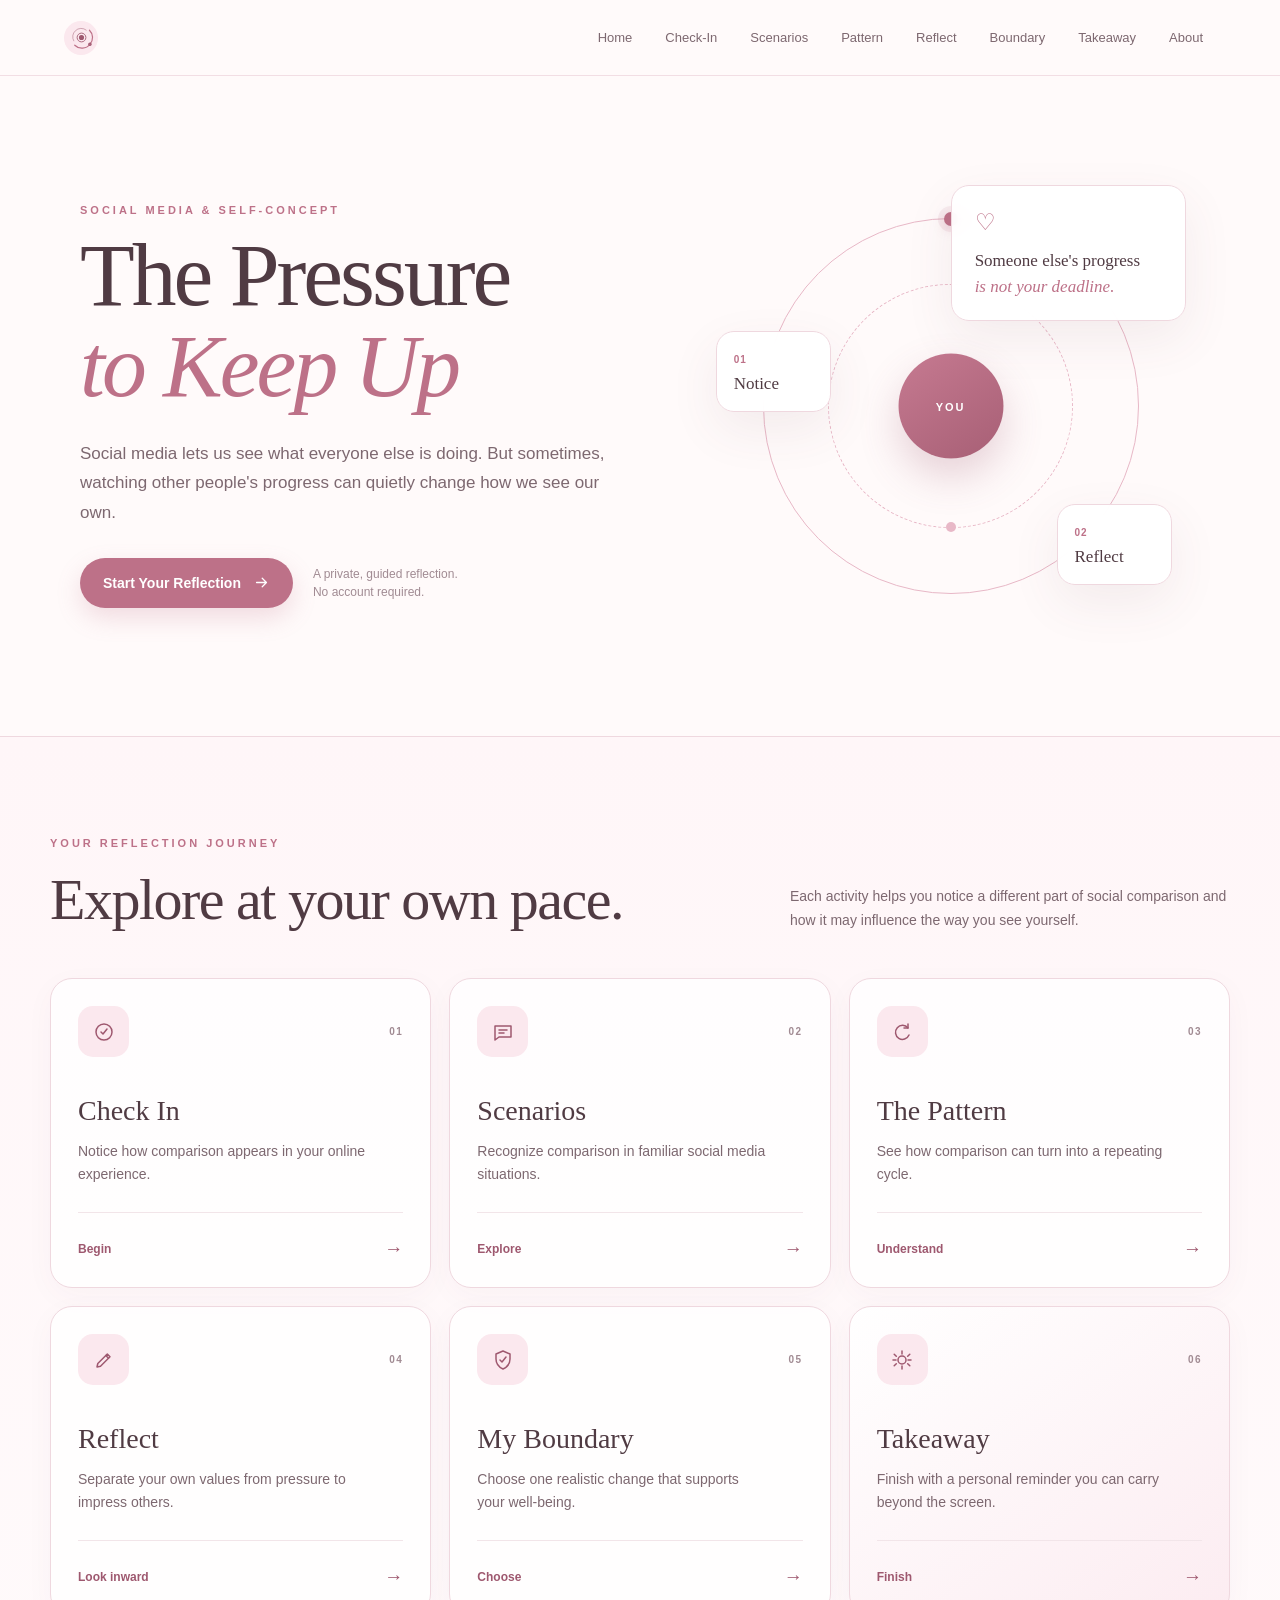
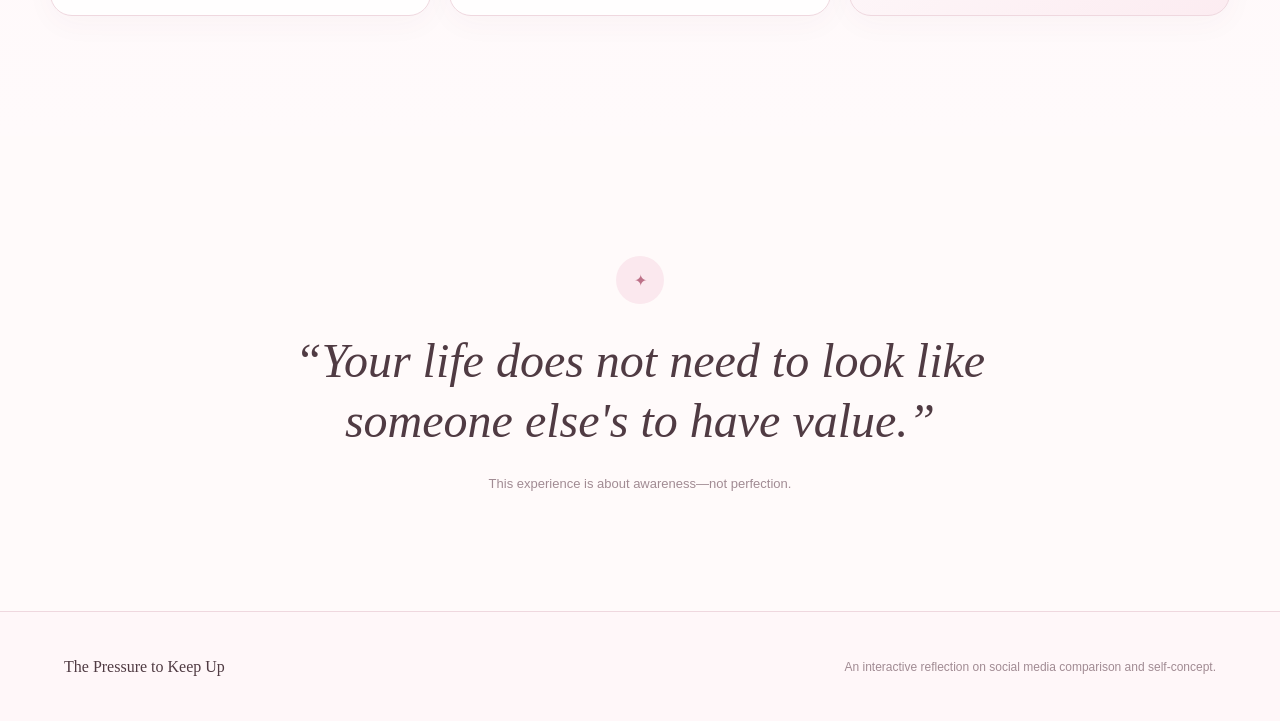
<file: index.html>
<!DOCTYPE html>
<html lang="en">
<head>
    <meta charset="UTF-8">
    <meta name="viewport" content="width=device-width, initial-scale=1.0">
    <meta name="description" content="An interactive self-reflection experience about social media comparison and self-concept.">
    <title>The Pressure to Keep Up</title>
    <link rel="stylesheet" href="style.css">
</head>
<body>

    <!-- Header -->
    <header class="app-header">

        <a href="index.html" class="brand" aria-label="The Pressure to Keep Up home">
            <span class="brand-icon brand-logo" aria-hidden="true">
                <svg viewBox="0 0 40 40">
                    <path class="logo-orbit logo-orbit-outer" d="M31.8 9.2 A15 15 0 0 1 32.5 30 A15 15 0 0 1 10 31.5"/>
                    <path class="logo-orbit logo-orbit-inner" d="M8.5 25 A12 12 0 0 1 11 10 A12 12 0 0 1 27 9"/>
                    <circle class="logo-self-ring" cx="20" cy="20" r="6.5"/>
                    <circle class="logo-self" cx="20" cy="20" r="3"/>
                    <circle class="logo-point" cx="32.5" cy="30" r="1.8"/>
                </svg>
            </span>
        </a>

        <nav class="desktop-nav" aria-label="Main navigation">
            <a href="index.html" class="nav-link">Home</a>
            <a href="checkin.html" class="nav-link">Check-In</a>
            <a href="scenarios.html" class="nav-link">Scenarios</a>
            <a href="pattern.html" class="nav-link">Pattern</a>
            <a href="reflection.html" class="nav-link">Reflect</a>
            <a href="boundary.html" class="nav-link">Boundary</a>
            <a href="takeaway.html" class="nav-link">Takeaway</a>
            <a href="about.html" class="nav-link">About</a>
        </nav>

        <button class="menu-button" id="menuButton" aria-label="Open navigation menu" aria-expanded="false" aria-controls="mobileNav">
            <span></span>
            <span></span>
            <span></span>
        </button>

    </header>

    <!-- Mobile navigation -->
    <nav class="mobile-nav" id="mobileNav" aria-label="Mobile navigation">
        <a href="index.html">Home</a>
        <a href="checkin.html">Check-In</a>
        <a href="scenarios.html">Scenarios</a>
        <a href="pattern.html">Pattern</a>
        <a href="reflection.html">Reflect</a>
        <a href="boundary.html">Boundary</a>
        <a href="takeaway.html">Takeaway</a>
        <a href="about.html">About</a>
    </nav>

    <!-- Main content -->
    <main>

        <!-- Hero -->
        <section class="dashboard-hero">
            <div class="hero-content">
                <p class="eyebrow">SOCIAL MEDIA & SELF-CONCEPT</p>
                <h1>The Pressure <em>to Keep Up</em></h1>
                <p class="hero-description">Social media lets us see what everyone else is doing. But sometimes, watching other people's progress can quietly change how we see our own.</p>
                <div class="hero-actions">
                    <a href="checkin.html" class="primary-button">
                        Start Your Reflection
                        <svg viewBox="0 0 24 24" aria-hidden="true">
                            <path d="M5 12h14M13 6l6 6-6 6"/>
                        </svg>
                    </a>
                    <p>A private, guided reflection. No account required.</p>
                </div>
            </div>

            <!-- Decorative visual -->
            <div class="hero-visual" aria-hidden="true">
                <div class="visual-orbit orbit-one"></div>
                <div class="visual-orbit orbit-two"></div>
                <div class="visual-card visual-card-one">
                    <span class="mini-icon">♡</span>
                    <p>Someone else's progress</p>
                    <strong>is not your deadline.</strong>
                </div>
                <div class="visual-card visual-card-two">
                    <span>01</span>
                    <p>Notice</p>
                </div>
                <div class="visual-card visual-card-three">
                    <span>02</span>
                    <p>Reflect</p>
                </div>
                <div class="visual-center">
                    <span>YOU</span>
                </div>
            </div>
        </section>

        <!-- Experience dashboard -->
        <section class="journey-section">
            <div class="journey-heading">
                <div>
                    <p class="eyebrow">YOUR REFLECTION JOURNEY</p>
                    <h2>Explore at your own pace.</h2>
                </div>
                <p>Each activity helps you notice a different part of social comparison and how it may influence the way you see yourself.</p>
            </div>
            <div class="dashboard-grid">

                <!-- Check in -->
                <a href="checkin.html" class="dashboard-card">
                    <div class="card-top">
                        <div class="card-icon">
                            <svg viewBox="0 0 24 24" aria-hidden="true">
                                <circle cx="12" cy="12" r="8"/>
                                <path d="M9 12l2 2 4-5"/>
                            </svg>
                        </div>
                        <span class="card-number">01</span>
                    </div>
                    <div class="card-content">
                        <h3>Check In</h3>
                        <p>Notice how comparison appears in your online experience.</p>
                    </div>
                    <span class="card-link">Begin <span>→</span>
                    </span>
                </a>

                <!-- Scenarios -->
                <a href="scenarios.html" class="dashboard-card">
                    <div class="card-top">
                        <div class="card-icon">
                            <svg viewBox="0 0 24 24" aria-hidden="true">
                                <path d="M4 6h16v11H8l-4 3V6Z"/>
                                <path d="M8 10h8M8 13h5"/>
                            </svg>
                        </div>
                        <span class="card-number">02</span>
                    </div>
                    <div class="card-content">
                        <h3>Scenarios</h3>
                        <p>Recognize comparison in familiar social media situations.</p>
                    </div>
                    <span class="card-link">Explore <span>→</span>
                    </span>
                </a>

                <!-- Pattern -->
                <a href="pattern.html" class="dashboard-card">
                    <div class="card-top">
                        <div class="card-icon">
                            <svg viewBox="0 0 24 24" aria-hidden="true">
                                <path d="M18 8a7 7 0 1 0 1 7"/>
                                <path d="M18 4v4h-4"/>
                            </svg>
                        </div>
                        <span class="card-number">03</span>
                    </div>
                    <div class="card-content">
                        <h3>The Pattern</h3>
                        <p>See how comparison can turn into a repeating cycle.</p>
                    </div>
                    <span class="card-link">Understand <span>→</span>
                    </span>
                </a>

                <!-- Reflect -->
                <a href="reflection.html" class="dashboard-card">
                    <div class="card-top">
                        <div class="card-icon">
                            <svg viewBox="0 0 24 24" aria-hidden="true">
                                <path d="M5 19l3.5-.8L18 8.7 15.3 6 5.8 15.5 5 19Z"/>
                                <path d="M13.8 7.5l2.7 2.7"/>
                            </svg>
                        </div>
                        <span class="card-number">04</span>
                    </div>
                    <div class="card-content">
                        <h3>Reflect</h3>
                        <p>Separate your own values from pressure to impress others.</p>
                    </div>
                    <span class="card-link">Look inward <span>→</span>
                    </span>
                </a>

                <!-- Boundary -->
                <a href="boundary.html" class="dashboard-card">
                    <div class="card-top">
                        <div class="card-icon">
                            <svg viewBox="0 0 24 24" aria-hidden="true">
                                <path d="M12 3 5 6v5c0 4.7 2.9 8.1 7 10 4.1-1.9 7-5.3 7-10V6l-7-3Z"/>
                                <path d="M9 12l2 2 4-5"/>
                            </svg>
                        </div>
                        <span class="card-number">05</span>
                    </div>
                    <div class="card-content">
                        <h3>My Boundary</h3>
                        <p>Choose one realistic change that supports your well-being.</p>
                    </div>
                    <span class="card-link">Choose <span>→</span>
                    </span>
                </a>

                <!-- Takeaway -->
                <a href="takeaway.html" class="dashboard-card featured-card">
                    <div class="card-top">
                        <div class="card-icon">
                            <svg viewBox="0 0 24 24" aria-hidden="true">
                                <path d="M12 3v3M12 18v3M4.2 6.2l2.1 2.1M17.7 15.7l2.1 2.1M3 12h3M18 12h3M4.2 17.8l2.1-2.1M17.7 8.3l2.1-2.1"/>
                                <circle cx="12" cy="12" r="4"/>
                            </svg>
                        </div>
                        <span class="card-number">06</span>
                    </div>
                    <div class="card-content">
                        <h3>Takeaway</h3>
                        <p>Finish with a personal reminder you can carry beyond the screen.</p>
                    </div>
                    <span class="card-link">Finish <span>→</span>
                    </span>
                </a>
            </div>
        </section>

        <!-- Bottom message -->
        <section class="home-message">
            <div class="message-symbol" aria-hidden="true">
                ✦
            </div>
            <blockquote>“Your life does not need to look like someone else's to have value.”</blockquote>
            <p>This experience is about awareness—not perfection.</p>
        </section>
    </main>

    <!-- Footer -->
    <footer class="app-footer">
        <a href="index.html" class="footer-brand">The Pressure to Keep Up</a>
        <p>An interactive reflection on social media comparison and self-concept.</p>
    </footer>

    <script src="script.js"></script>

</body>

</html>
</file>
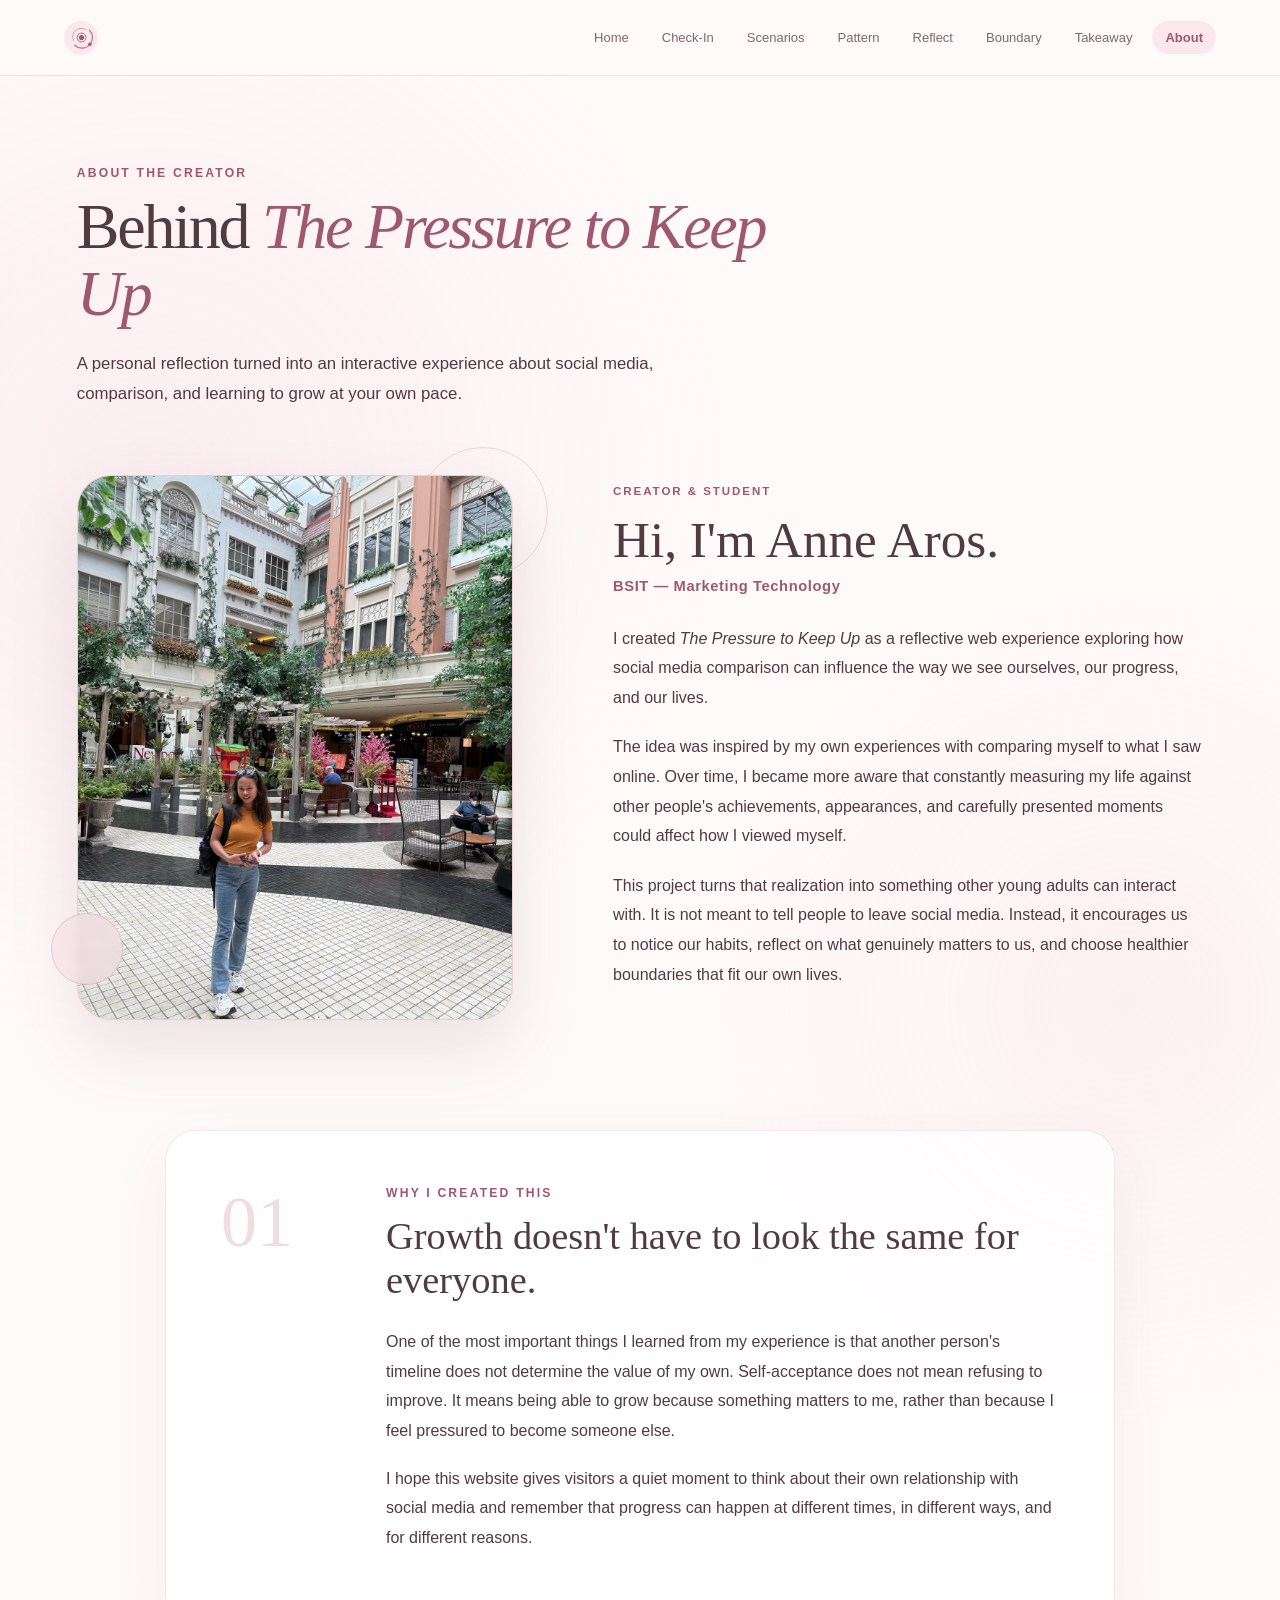
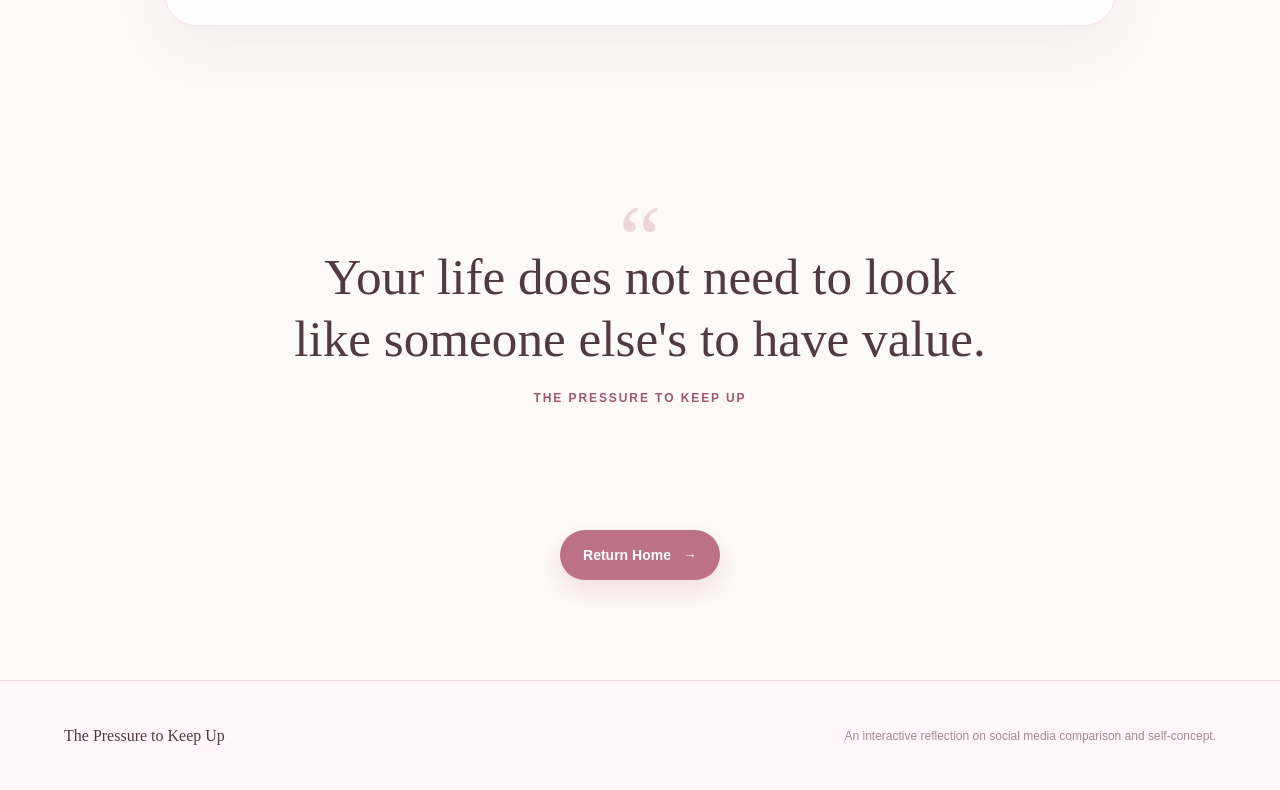
<file: about.html>
<!DOCTYPE html>
<html lang="en">
<head>
    <meta charset="UTF-8">
    <meta name="viewport" content="width=device-width, initial-scale=1.0">
    <meta name="description" content="An interactive self-reflection experience about social media comparison and self-concept.">
    <title>The Pressure to Keep Up</title>
    <link rel="stylesheet" href="style.css">
</head>
<body>

    <!-- Header -->
    <header class="app-header">

        <a href="index.html" class="brand" aria-label="The Pressure to Keep Up home">
            <span class="brand-icon brand-logo" aria-hidden="true">
                <svg viewBox="0 0 40 40">
                    <path class="logo-orbit logo-orbit-outer" d="M31.8 9.2 A15 15 0 0 1 32.5 30 A15 15 0 0 1 10 31.5"/>
                    <path class="logo-orbit logo-orbit-inner" d="M8.5 25 A12 12 0 0 1 11 10 A12 12 0 0 1 27 9"/>
                    <circle class="logo-self-ring" cx="20" cy="20" r="6.5"/>
                    <circle class="logo-self" cx="20" cy="20" r="3"/>
                    <circle class="logo-point" cx="32.5" cy="30" r="1.8"/>
                </svg>
            </span>
        </a>

        <nav class="desktop-nav" aria-label="Main navigation">
            <a href="index.html" class="nav-link">Home</a>
            <a href="checkin.html" class="nav-link">Check-In</a>
            <a href="scenarios.html" class="nav-link">Scenarios</a>
            <a href="pattern.html" class="nav-link">Pattern</a>
            <a href="reflection.html" class="nav-link">Reflect</a>
            <a href="boundary.html" class="nav-link">Boundary</a>
            <a href="takeaway.html" class="nav-link">Takeaway</a>
            <a href="about.html" class="nav-link active">About</a>
        </nav>

        <button class="menu-button" id="menuButton" aria-label="Open navigation menu" aria-expanded="false" aria-controls="mobileNav">
            <span></span>
            <span></span>
            <span></span>
        </button>

    </header>

    <!-- Mobile navigation -->
    <nav class="mobile-nav" id="mobileNav" aria-label="Mobile navigation">
        <a href="index.html">Home</a>
        <a href="checkin.html">Check-In</a>
        <a href="scenarios.html">Scenarios</a>
        <a href="pattern.html">Pattern</a>
        <a href="reflection.html">Reflect</a>
        <a href="boundary.html">Boundary</a>
        <a href="takeaway.html">Takeaway</a>
        <a href="about.html">About</a>
    </nav>

    <!-- Main content -->
    <main>

        <!-- About the creator -->
        <section class="about-page">
            <div class="about-container">

                <!-- Page introduction -->
                <div class="about-heading">
                    <p class="eyebrow">ABOUT THE CREATOR</p>
                    <h1>Behind <em>The Pressure to Keep Up</em></h1>
                    <p class="about-intro">A personal reflection turned into an interactive experience about social media, comparison, and learning to grow at your own pace.</p>
                </div>

                <!-- Creator profile -->
                <div class="creator-grid">

                    <!-- Photo -->
                    <div class="creator-photo-wrap">
                        <div class="creator-photo-frame">
                            <img src="images/creator-photo.jpg" alt="Photo of the creator, Asunciana Aros" class="creator-photo">
                        </div>
                        <div class="photo-decoration photo-decoration-one" aria-hidden="true">
                        </div>
                        <div class="photo-decoration photo-decoration-two" aria-hidden="true">
                        </div>
                    </div>

                    <!-- Creator information -->
                    <div class="creator-content">
                        <p class="creator-label">CREATOR &amp; STUDENT</p>
                        <h2>Hi, I'm Anne Aros.</h2>
                        <p class="creator-course">BSIT — Marketing Technology</p>
                        <p>I created <em>The Pressure to Keep Up</em> as a reflective web experience exploring how social media comparison can influence the way we see ourselves, our progress, and our lives.</p>
                        <p>The idea was inspired by my own experiences with comparing myself to what I saw online. Over time, I became more aware that constantly measuring my life against other people's achievements, appearances, and carefully presented moments could affect how I viewed myself.</p>
                        <p>This project turns that realization into something other young adults can interact with. It is not meant to tell people to leave social media. Instead, it encourages us to notice our habits, reflect on what genuinely matters to us, and choose healthier boundaries that fit our own lives.</p>
                    </div>
                </div>

                <!-- Why I created this -->
                <div class="creator-purpose">
                    <div class="purpose-number" aria-hidden="true">
                        01
                    </div>
                    <div class="purpose-content">
                        <p class="eyebrow">WHY I CREATED THIS</p>
                        <h2>Growth doesn't have to look the same for everyone.</h2>
                        <p>One of the most important things I learned from my experience is that another person's timeline does not determine the value of my own. Self-acceptance does not mean refusing to improve. It means being able to grow because something matters to me, rather than because I feel pressured to become someone else.</p>
                        <p>I hope this website gives visitors a quiet moment to think about their own relationship with social media and remember that progress can happen at different times, in different ways, and for different reasons.</p>
                    </div>
                </div>

                <!-- Closing quote -->
                <div class="about-quote">
                    <span class="quote-mark" aria-hidden="true">“</span>
                    <blockquote>Your life does not need to look like someone else's to have value.</blockquote>
                    <p>The Pressure to Keep Up</p>
                </div>

                <!-- Return home -->
                <div class="about-actions">
                    <a href="index.html" class="primary-button">Return Home <span aria-hidden="true">→</span></a>
                </div>
            </div>
        </section>
    </main>

    <!-- Footer -->
    <footer class="app-footer">
        <a href="index.html" class="footer-brand">The Pressure to Keep Up</a>
        <p>An interactive reflection on social media comparison and self-concept.</p>
    </footer>

    <script src="script.js"></script>

</body>

</html>
</file>
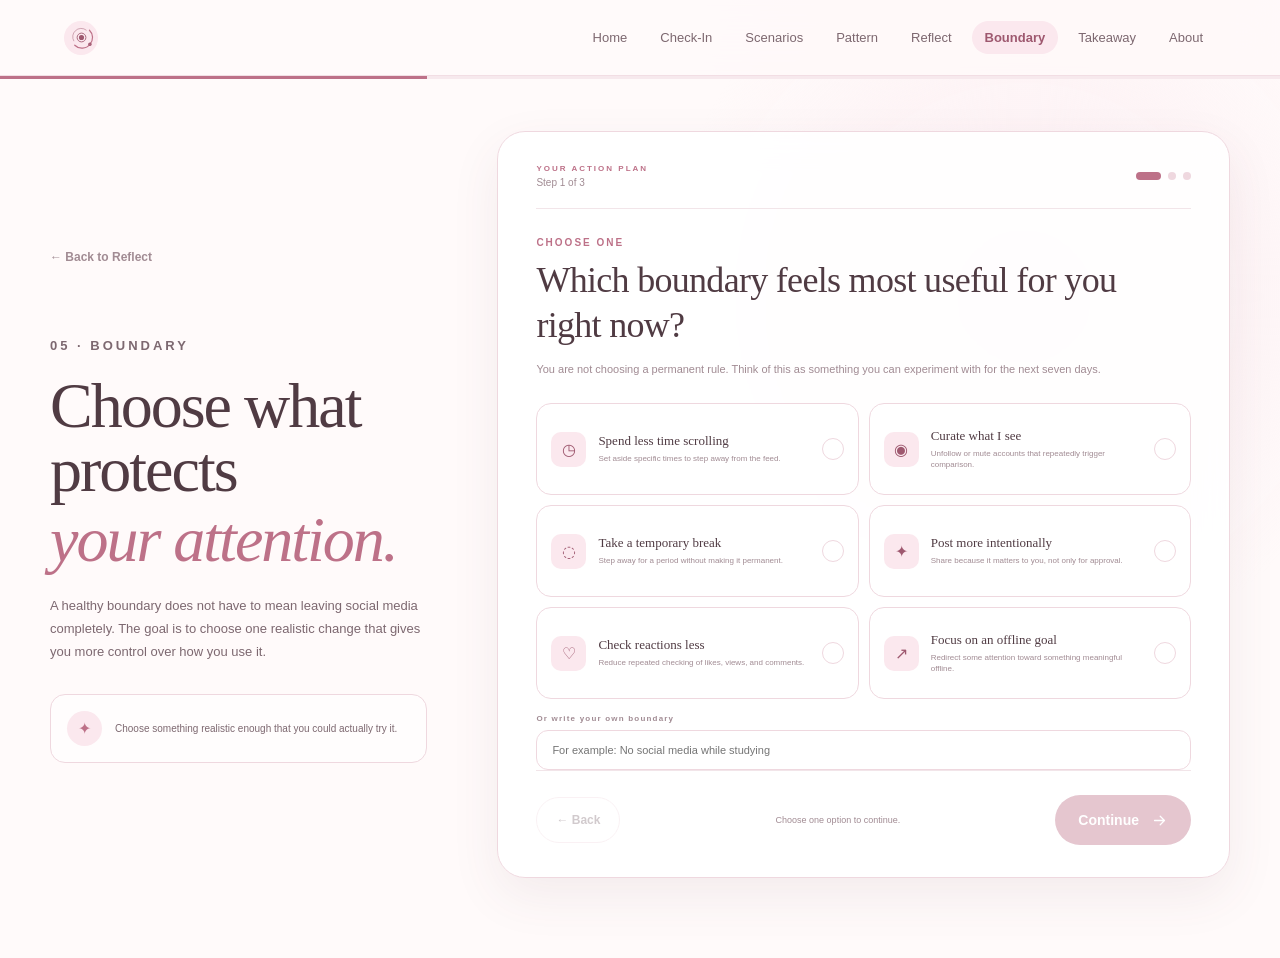
<file: boundary.html>
<!DOCTYPE html>
<html lang="en">
<head>
    <meta charset="UTF-8">
    <meta name="viewport" content="width=device-width, initial-scale=1.0">
    <meta name="description" content="Choose a realistic social media boundary and create a personal 7-day commitment.">
    <title>Boundary | The Pressure to Keep Up</title>
    <link rel="stylesheet" href="style.css">
</head>
<body class="activity-page">

    <!-- Header -->
    <header class="app-header">

        <a href="index.html" class="brand" aria-label="The Pressure to Keep Up home">
            <span class="brand-icon brand-logo" aria-hidden="true">
                <svg viewBox="0 0 40 40">
                    <path class="logo-orbit logo-orbit-outer" d="M31.8 9.2 A15 15 0 0 1 32.5 30 A15 15 0 0 1 10 31.5"/>
                    <path class="logo-orbit logo-orbit-inner" d="M8.5 25 A12 12 0 0 1 11 10 A12 12 0 0 1 27 9"/>
                    <circle class="logo-self-ring" cx="20" cy="20" r="6.5"/>
                    <circle class="logo-self" cx="20" cy="20" r="3"/>
                    <circle class="logo-point" cx="32.5" cy="30" r="1.8"/>
                </svg>
            </span>
        </a>

        <nav class="desktop-nav" aria-label="Main navigation">
            <a href="index.html" class="nav-link">Home</a>
            <a href="checkin.html" class="nav-link">Check-In</a>
            <a href="scenarios.html" class="nav-link">Scenarios</a>
            <a href="pattern.html" class="nav-link">Pattern</a>
            <a href="reflection.html" class="nav-link">Reflect</a>
            <a href="boundary.html" class="nav-link active">Boundary</a>
            <a href="takeaway.html" class="nav-link">Takeaway</a>
            <a href="about.html" class="nav-link">About</a>
        </nav>

        <button class="menu-button" id="menuButton" aria-label="Open navigation menu" aria-expanded="false" aria-controls="mobileNav">
            <span></span>
            <span></span>
            <span></span>
        </button>

    </header>

    <!-- Mobile navigation -->
    <nav class="mobile-nav" id="mobileNav" aria-label="Mobile navigation">
        <a href="index.html">Home</a>
        <a href="checkin.html">Check-In</a>
        <a href="scenarios.html">Scenarios</a>
        <a href="pattern.html">Pattern</a>
        <a href="reflection.html">Reflect</a>
        <a href="boundary.html">Boundary</a>
        <a href="takeaway.html">Takeaway</a>
        <a href="about.html">About</a>
    </nav>

    <!-- Progress -->
    <div class="app-progress" aria-hidden="true">
        <div class="app-progress-fill" id="boundaryProgress" style="width: 25%;"></div>
    </div>
    <main class="boundary-main">
        <section class="boundary-shell">

            <!-- Intro -->
            <div class="boundary-intro">
                <a href="reflection.html" class="back-home">← Back to Reflect</a>
                <p class="eyebrow">05 · BOUNDARY</p>
                <h1>Choose what protects <em>your attention.</em></h1>
                <p>A healthy boundary does not have to mean leaving social media completely. The goal is to choose one realistic change that gives you more control over how you use it.</p>
                <div class="boundary-reminder">
                    <span>✦</span>
                    <p>Choose something realistic enough that you could actually try it.</p>
                </div>
            </div>

            <!-- Builder -->
            <div class="boundary-builder">
                <div class="builder-top">
                    <div>
                        <span class="builder-label">YOUR ACTION PLAN</span>
                        <p id="boundaryStepText">Step 1 of 3</p>
                    </div>
                    <div class="builder-steps" aria-hidden="true">
                        <span class="active"></span>
                        <span></span>
                        <span></span>
                    </div>
                </div>

                <!-- Step 1 -->
                <article class="boundary-screen active" data-boundary-screen="0">
                    <p class="question-label">CHOOSE ONE</p>
                    <h2>Which boundary feels most useful for you right now?</h2>
                    <p class="boundary-description">You are not choosing a permanent rule. Think of this as something you can experiment with for the next seven days.</p>
                    <div class="boundary-options">
                        <button type="button" class="boundary-option" data-boundary="Spend less time scrolling">
                            <span class="boundary-option-icon">◷</span>
                            <span><strong> Spend less time scrolling </strong> <small> Set aside specific times to step away from the feed. </small></span>
                            <span class="boundary-check">✓</span>
                        </button>
                        <button type="button" class="boundary-option" data-boundary="Unfollow or mute accounts that repeatedly trigger comparison">
                            <span class="boundary-option-icon">◉</span>
                            <span><strong> Curate what I see </strong> <small> Unfollow or mute accounts that repeatedly trigger comparison. </small></span>
                            <span class="boundary-check">✓</span>
                        </button>
                        <button type="button" class="boundary-option" data-boundary="Take a temporary break from social media">
                            <span class="boundary-option-icon">◌</span>
                            <span><strong> Take a temporary break </strong> <small> Step away for a period without making it permanent. </small></span>
                            <span class="boundary-check">✓</span>
                        </button>
                        <button type="button" class="boundary-option" data-boundary="Post more intentionally instead of posting for approval">
                            <span class="boundary-option-icon">✦</span>
                            <span><strong> Post more intentionally </strong> <small> Share because it matters to you, not only for approval. </small></span>
                            <span class="boundary-check">✓</span>
                        </button>
                        <button type="button" class="boundary-option" data-boundary="Stop repeatedly checking likes, views, and reactions">
                            <span class="boundary-option-icon">♡</span>
                            <span><strong> Check reactions less </strong> <small> Reduce repeated checking of likes, views, and comments. </small></span>
                            <span class="boundary-check">✓</span>
                        </button>
                        <button type="button" class="boundary-option" data-boundary="Spend more attention on an offline personal goal">
                            <span class="boundary-option-icon">↗</span>
                            <span><strong> Focus on an offline goal </strong> <small> Redirect some attention toward something meaningful offline. </small></span>
                            <span class="boundary-check">✓</span>
                        </button>
                    </div>
                    <div class="custom-boundary">
                        <label for="customBoundary">Or write your own boundary</label>
                        <input type="text" id="customBoundary" maxlength="120" placeholder="For example: No social media while studying">
                    </div>
                </article>

                <!-- Step 2 -->
                <article class="boundary-screen" data-boundary-screen="1">
                    <p class="question-label">FIND YOUR REASON</p>
                    <h2>What would you like to give more attention to instead?</h2>
                    <p class="boundary-description">A boundary is easier to understand when it protects something that personally matters to you.</p>
                    <div class="focus-grid">
                        <button type="button" class="focus-option" data-focus="my studies or work">
                            <span>01</span>
                            Studies or work
                        </button>
                        <button type="button" class="focus-option" data-focus="my family and relationships">
                            <span>02</span>
                            Family & relationships
                        </button>
                        <button type="button" class="focus-option" data-focus="my physical well-being">
                            <span>03</span>
                            Physical well-being
                        </button>
                        <button type="button" class="focus-option" data-focus="my peace of mind">
                            <span>04</span>
                            Peace of mind
                        </button>
                        <button type="button" class="focus-option" data-focus="a personal goal that matters to me">
                            <span>05</span>
                            A personal goal
                        </button>
                        <button type="button" class="focus-option" data-focus="being more present in my offline life">
                            <span>06</span>
                            Being present
                        </button>
                    </div>
                    <div class="custom-boundary focus-custom">
                        <label for="customFocus">Or write what matters to you</label>
                        <input type="text" id="customFocus" maxlength="100" placeholder="Something I want to focus on...">
                    </div>
                </article>

                <!-- Step 3 -->
                <article class="boundary-screen commitment-screen" data-boundary-screen="2">
                    <div class="commitment-symbol">
                        ✦
                    </div>
                    <p class="question-label">YOUR 7-DAY COMMITMENT</p>
                    <h2>Make the intention simple and specific.</h2>
                    <div class="commitment-card">
                        <span class="commitment-card-label">FOR THE NEXT 7 DAYS</span>
                        <p>I will <strong id="commitmentBoundary"> choose a healthier boundary </strong> because I want to focus more on <strong id="commitmentFocus"> what matters to me </strong>.</p>
                    </div>
                    <div class="commitment-note">
                        <span>Remember</span>
                        <p>The goal is not perfection. At the end of seven days, notice what helped, what was difficult, and what you would change.</p>
                    </div>
                    <a href="takeaway.html" class="primary-button commitment-next">
                        Complete My Reflection
                        <svg viewBox="0 0 24 24" aria-hidden="true">
                            <path d="M5 12h14M13 6l6 6-6 6"/>
                        </svg>
                    </a>
                </article>

                <!-- Controls -->
                <div class="boundary-controls" id="boundaryControls">
                    <button type="button" class="secondary-button" id="previousBoundary" disabled>
                        ← Back
                    </button>
                    <p id="boundaryMessage" aria-live="polite">Choose one option to continue.</p>
                    <button type="button" class="primary-button continue-button" id="nextBoundary" disabled>
                        Continue
                        <svg viewBox="0 0 24 24" aria-hidden="true">
                            <path d="M5 12h14M13 6l6 6-6 6"/>
                        </svg>
                    </button>
                </div>
            </div>
        </section>
    </main>

    <script src="script.js"></script>

</body>

</html>
</file>
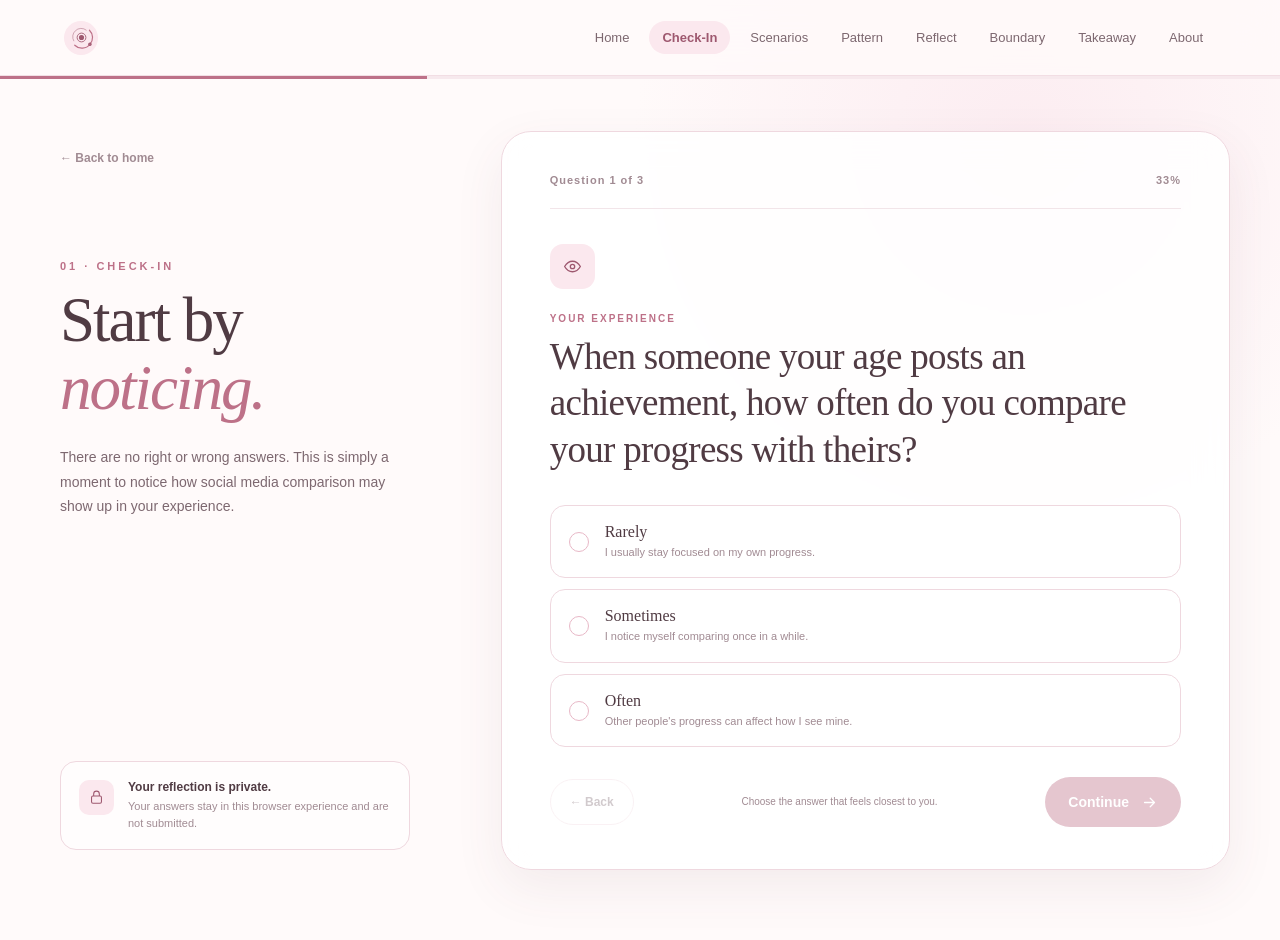
<file: checkin.html>
<!DOCTYPE html>
<html lang="en">
<head>
    <meta charset="UTF-8">
    <meta name="viewport" content="width=device-width, initial-scale=1.0">
    <meta name="description" content="A private check-in about social media comparison and self-concept.">
    <title>Check-In | The Pressure to Keep Up</title>
    <link rel="stylesheet" href="style.css">
</head>
<body class="activity-page">

    <!-- Header -->
    <header class="app-header">

        <a href="index.html" class="brand" aria-label="The Pressure to Keep Up home">
            <span class="brand-icon brand-logo" aria-hidden="true">
                <svg viewBox="0 0 40 40">
                    <path class="logo-orbit logo-orbit-outer" d="M31.8 9.2 A15 15 0 0 1 32.5 30 A15 15 0 0 1 10 31.5"/>
                    <path class="logo-orbit logo-orbit-inner" d="M8.5 25 A12 12 0 0 1 11 10 A12 12 0 0 1 27 9"/>
                    <circle class="logo-self-ring" cx="20" cy="20" r="6.5"/>
                    <circle class="logo-self" cx="20" cy="20" r="3"/>
                    <circle class="logo-point" cx="32.5" cy="30" r="1.8"/>
                </svg>
            </span>
        </a>

        <nav class="desktop-nav" aria-label="Main navigation">
            <a href="index.html" class="nav-link">Home</a>
            <a href="checkin.html" class="nav-link active">Check-In</a>
            <a href="scenarios.html" class="nav-link">Scenarios</a>
            <a href="pattern.html" class="nav-link">Pattern</a>
            <a href="reflection.html" class="nav-link">Reflect</a>
            <a href="boundary.html" class="nav-link">Boundary</a>
            <a href="takeaway.html" class="nav-link">Takeaway</a>
            <a href="about.html" class="nav-link">About</a>
        </nav>

        <button class="menu-button" id="menuButton" aria-label="Open navigation menu" aria-expanded="false" aria-controls="mobileNav">
            <span></span>
            <span></span>
            <span></span>
        </button>

    </header>

    <!-- Mobile navigation -->
    <nav class="mobile-nav" id="mobileNav" aria-label="Mobile navigation">
        <a href="index.html">Home</a>
        <a href="checkin.html">Check-In</a>
        <a href="scenarios.html">Scenarios</a>
        <a href="pattern.html">Pattern</a>
        <a href="reflection.html">Reflect</a>
        <a href="boundary.html">Boundary</a>
        <a href="takeaway.html">Takeaway</a>
        <a href="about.html">About</a>
    </nav>

    <!-- Progress -->
    <div class="app-progress" aria-hidden="true">
        <div class="app-progress-fill" id="checkinProgress"></div>
    </div>

    <!-- Main -->
    <main class="activity-main">
        <section class="activity-shell">

            <!-- Side information -->
            <aside class="activity-sidebar">
                <a href="index.html" class="back-home">← Back to home</a>
                <div class="sidebar-content">
                    <p class="eyebrow">01 · CHECK-IN</p>
                    <h1>Start by <em>noticing.</em></h1>
                    <p>There are no right or wrong answers. This is simply a moment to notice how social media comparison may show up in your experience.</p>
                </div>
                <div class="privacy-note">
                    <div class="privacy-icon" aria-hidden="true">
                        <svg viewBox="0 0 24 24">
                            <rect x="5" y="10" width="14" height="10" rx="2"/>
                            <path d="M8 10V7a4 4 0 0 1 8 0v3"/>
                        </svg>
                    </div>
                    <div>
                        <strong>Your reflection is private.</strong>
                        <p>Your answers stay in this browser experience and are not submitted.</p>
                    </div>
                </div>
            </aside>

            <!-- Question area -->
            <div class="question-panel">
                <div class="question-top">
                    <span id="questionCounter">Question 1 of 3</span>
                    <span id="questionPercent">33%</span>
                </div>

                <!-- Question 1 -->
                <article class="question-screen active" data-question="0">
                    <div class="question-icon" aria-hidden="true">
                        <svg viewBox="0 0 24 24">
                            <path d="M3 12s3.5-6 9-6 9 6 9 6-3.5 6-9 6-9-6-9-6Z"/>
                            <circle cx="12" cy="12" r="2.5"/>
                        </svg>
                    </div>
                    <p class="question-label">YOUR EXPERIENCE</p>
                    <h2>When someone your age posts an achievement, how often do you compare your progress with theirs?</h2>
                    <div class="answer-grid" role="group" aria-label="Question 1 answers">
                        <button type="button" class="answer-card" data-value="0">
                            <span class="answer-dot"></span>
                            <span><strong>Rarely</strong> <small> I usually stay focused on my own progress. </small></span>
                        </button>
                        <button type="button" class="answer-card" data-value="1">
                            <span class="answer-dot"></span>
                            <span><strong>Sometimes</strong> <small> I notice myself comparing once in a while. </small></span>
                        </button>
                        <button type="button" class="answer-card" data-value="2">
                            <span class="answer-dot"></span>
                            <span><strong>Often</strong> <small> Other people's progress can affect how I see mine. </small></span>
                        </button>
                    </div>
                </article>

                <!-- Question 2 -->
                <article class="question-screen" data-question="1">
                    <div class="question-icon" aria-hidden="true">
                        <svg viewBox="0 0 24 24">
                            <circle cx="12" cy="8" r="4"/>
                            <path d="M5 21c.8-4.3 3.1-6.5 7-6.5s6.2 2.2 7 6.5"/>
                        </svg>
                    </div>
                    <p class="question-label">APPEARANCE & SELF-IMAGE</p>
                    <h2>After seeing polished photos or influencers online, do you ever feel pressure to change how you look?</h2>
                    <div class="answer-grid" role="group" aria-label="Question 2 answers">
                        <button type="button" class="answer-card" data-value="0">
                            <span class="answer-dot"></span>
                            <span><strong>Rarely</strong> <small> Online appearances usually do not affect mine. </small></span>
                        </button>
                        <button type="button" class="answer-card" data-value="1">
                            <span class="answer-dot"></span>
                            <span><strong>Sometimes</strong> <small> I occasionally compare my appearance. </small></span>
                        </button>
                        <button type="button" class="answer-card" data-value="2">
                            <span class="answer-dot"></span>
                            <span><strong>Often</strong> <small> What I see online can change how I feel about myself. </small></span>
                        </button>
                    </div>
                </article>

                <!-- Question 3 -->
                <article class="question-screen" data-question="2">
                    <div class="question-icon" aria-hidden="true">
                        <svg viewBox="0 0 24 24">
                            <path d="M12 20s-7-4.2-8.8-8C1.7 8.8 3.4 5.5 6.7 5.2c2.2-.2 4.1 1 5.3 2.7 1.2-1.7 3.1-2.9 5.3-2.7 3.3.3 5 3.6 3.5 6.8C19 15.8 12 20 12 20Z"/>
                        </svg>
                    </div>
                    <p class="question-label">ONLINE VALIDATION</p>
                    <h2>When something you post receives fewer likes or reactions than you expected, does it affect how you feel?</h2>
                    <div class="answer-grid" role="group" aria-label="Question 3 answers">
                        <button type="button" class="answer-card" data-value="0">
                            <span class="answer-dot"></span>
                            <span><strong>Rarely</strong> <small> Reactions usually do not change how I feel. </small></span>
                        </button>
                        <button type="button" class="answer-card" data-value="1">
                            <span class="answer-dot"></span>
                            <span><strong>Sometimes</strong> <small> I notice it, but the feeling usually passes. </small></span>
                        </button>
                        <button type="button" class="answer-card" data-value="2">
                            <span class="answer-dot"></span>
                            <span><strong>Often</strong> <small> Reactions can influence how I feel about myself. </small></span>
                        </button>
                    </div>
                </article>

                <!-- Result -->
                <article class="question-screen result-screen" id="checkinResult">
                    <div class="result-symbol" aria-hidden="true">
                        ✦
                    </div>
                    <p class="question-label">YOUR REFLECTION</p>
                    <h2 id="resultTitle">You noticed something important.</h2>
                    <p class="result-description" id="resultDescription"></p>
                    <div class="result-reminder">
                        <span>Remember</span>
                        <blockquote>Someone else's milestone is not a deadline for your own.</blockquote>
                    </div>
                    <a href="scenarios.html" class="primary-button result-button">
                        Explore the Scenarios
                        <svg viewBox="0 0 24 24" aria-hidden="true">
                            <path d="M5 12h14M13 6l6 6-6 6"/>
                        </svg>
                    </a>
                </article>

                <!-- Controls -->
                <div class="question-controls" id="questionControls">
                    <button type="button" class="secondary-button" id="previousQuestion" disabled>
                        ← Back
                    </button>
                    <p class="selection-message" id="selectionMessage" aria-live="polite">Choose the answer that feels closest to you.</p>
                    <button type="button" class="primary-button continue-button" id="nextQuestion" disabled>
                        Continue
                        <svg viewBox="0 0 24 24" aria-hidden="true">
                            <path d="M5 12h14M13 6l6 6-6 6"/>
                        </svg>
                    </button>
                </div>
            </div>
        </section>
    </main>

    <script src="script.js"></script>

</body>

</html>
</file>
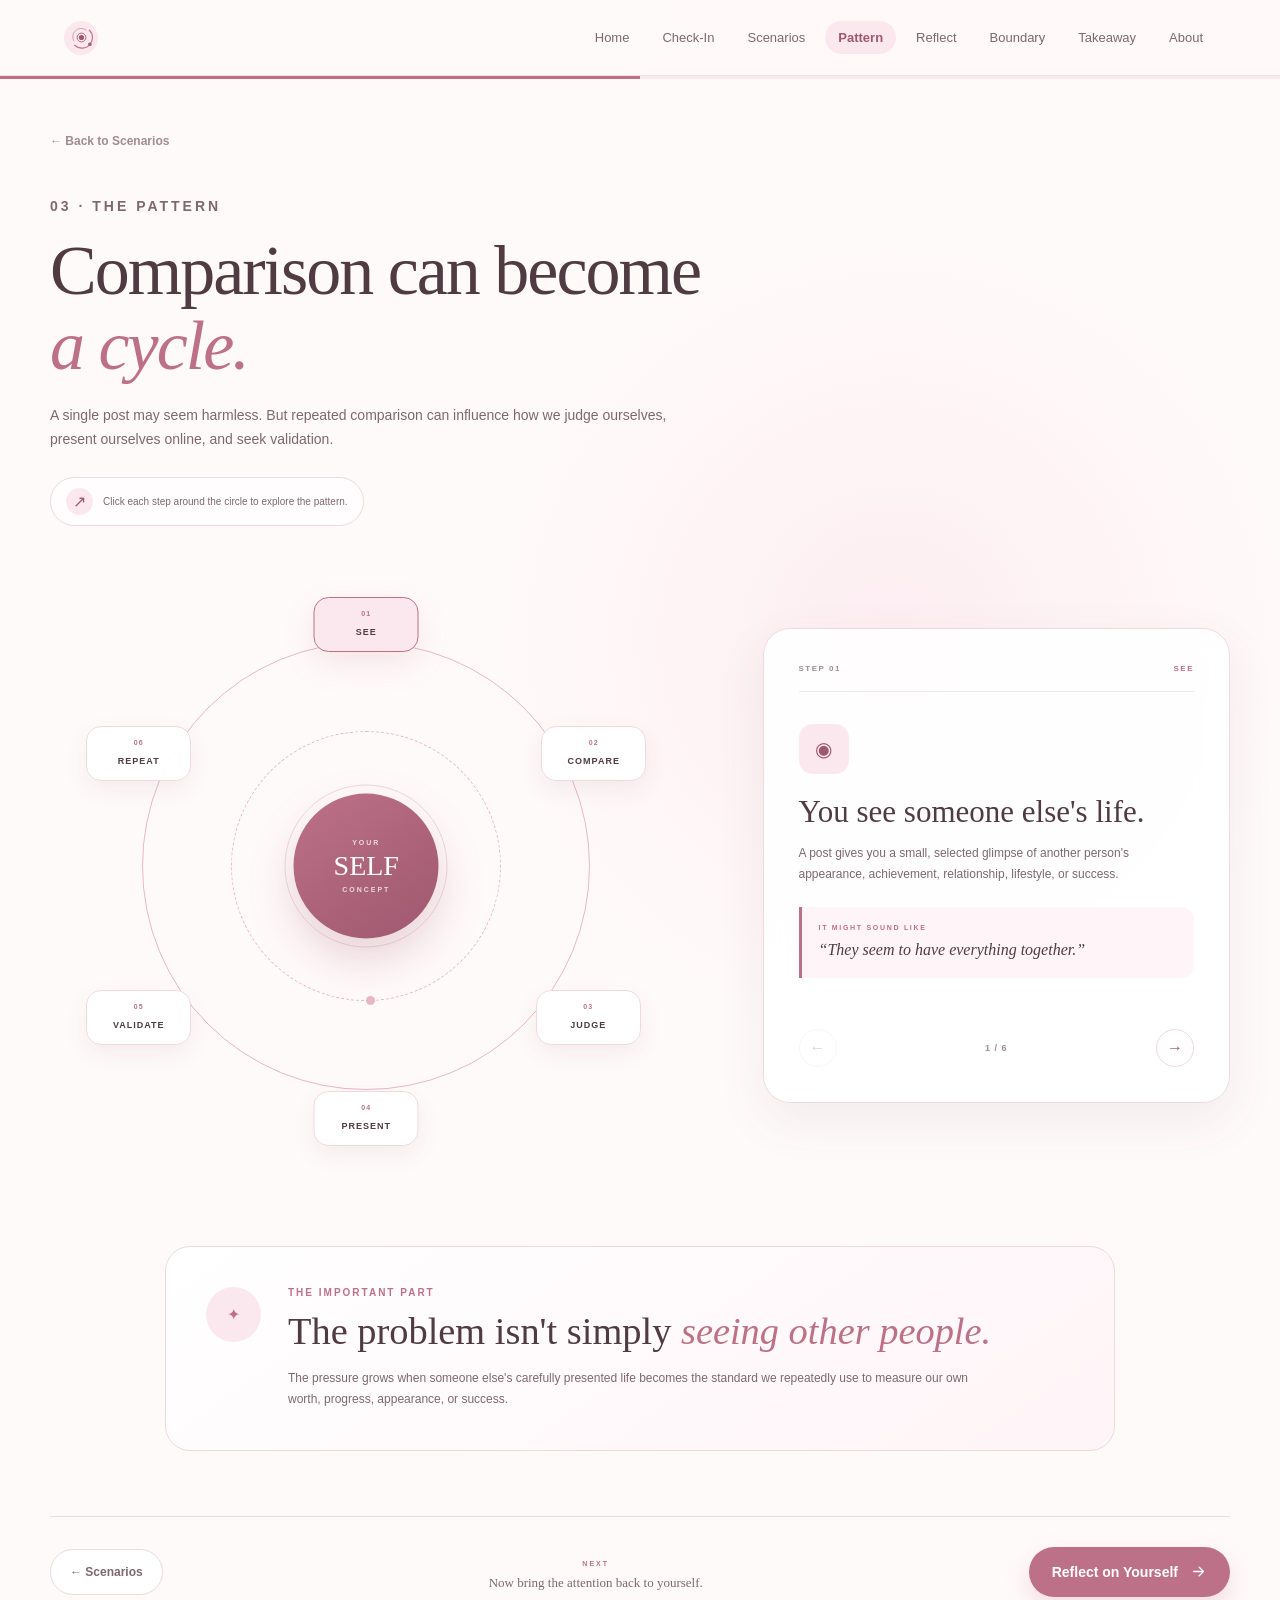
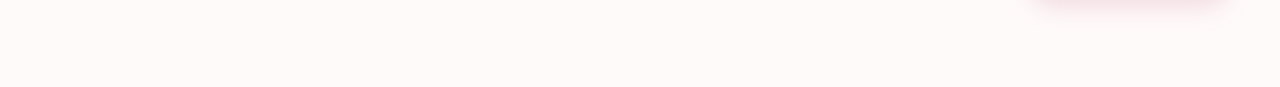
<file: pattern.html>
<!DOCTYPE html>
<html lang="en">
<head>
    <meta charset="UTF-8">
    <meta name="viewport" content="width=device-width, initial-scale=1.0">
    <meta name="description" content="Understand the cycle of social media comparison and self-concept.">
    <title>The Pattern | The Pressure to Keep Up</title>
    <link rel="stylesheet" href="style.css">
</head>
<body class="activity-page">

    <!-- Header -->
    <header class="app-header">

        <a href="index.html" class="brand" aria-label="The Pressure to Keep Up home">
            <span class="brand-icon brand-logo" aria-hidden="true">
                <svg viewBox="0 0 40 40">
                    <path class="logo-orbit logo-orbit-outer" d="M31.8 9.2 A15 15 0 0 1 32.5 30 A15 15 0 0 1 10 31.5"/>
                    <path class="logo-orbit logo-orbit-inner" d="M8.5 25 A12 12 0 0 1 11 10 A12 12 0 0 1 27 9"/>
                    <circle class="logo-self-ring" cx="20" cy="20" r="6.5"/>
                    <circle class="logo-self" cx="20" cy="20" r="3"/>
                    <circle class="logo-point" cx="32.5" cy="30" r="1.8"/>
                </svg>
            </span>
        </a>

        <nav class="desktop-nav" aria-label="Main navigation">
            <a href="index.html" class="nav-link">Home</a>
            <a href="checkin.html" class="nav-link">Check-In</a>
            <a href="scenarios.html" class="nav-link">Scenarios</a>
            <a href="pattern.html" class="nav-link active">Pattern</a>
            <a href="reflection.html" class="nav-link">Reflect</a>
            <a href="boundary.html" class="nav-link">Boundary</a>
            <a href="takeaway.html" class="nav-link">Takeaway</a>
            <a href="about.html" class="nav-link">About</a>
        </nav>

        <button class="menu-button" id="menuButton" aria-label="Open navigation menu" aria-expanded="false" aria-controls="mobileNav">
            <span></span>
            <span></span>
            <span></span>
        </button>

    </header>

    <!-- Mobile navigation -->
    <nav class="mobile-nav" id="mobileNav" aria-label="Mobile navigation">
        <a href="index.html">Home</a>
        <a href="checkin.html">Check-In</a>
        <a href="scenarios.html">Scenarios</a>
        <a href="pattern.html">Pattern</a>
        <a href="reflection.html">Reflect</a>
        <a href="boundary.html">Boundary</a>
        <a href="takeaway.html">Takeaway</a>
        <a href="about.html">About</a>
    </nav>

    <!-- Page progress -->
    <div class="app-progress" aria-hidden="true">
        <div class="app-progress-fill" style="width: 50%;"></div>
    </div>

    <!-- Main -->
    <main class="pattern-main">
        <section class="pattern-shell">

            <!-- Intro -->
            <div class="pattern-intro">
                <a href="scenarios.html" class="back-home">← Back to Scenarios</a>
                <p class="eyebrow">03 · THE PATTERN</p>
                <h1>Comparison can become <em>a cycle.</em></h1>
                <p>A single post may seem harmless. But repeated comparison can influence how we judge ourselves, present ourselves online, and seek validation.</p>
                <div class="pattern-instruction">
                    <span class="instruction-icon">↗</span>
                    <p>Click each step around the circle to explore the pattern.</p>
                </div>
            </div>

            <!-- Interactive cycle -->
            <div class="pattern-experience">
                <div class="pattern-visual">

                    <!-- Decorative rotating rings -->
                    <div class="pattern-ring pattern-ring-outer" aria-hidden="true"></div>
                    <div class="pattern-ring pattern-ring-inner" aria-hidden="true"></div>

                    <!-- Center -->
                    <div class="pattern-center">
                        <span class="center-small">YOUR</span>
                        <strong>SELF</strong>
                        <span class="center-small">CONCEPT</span>
                    </div>

                    <!-- Step 1 -->
                    <button type="button" class="cycle-step step-one active">
                        <span>01</span>
                        <strong>SEE</strong>
                    </button>

                    <!-- Step 2 -->
                    <button type="button" class="cycle-step step-two">
                        <span>02</span>
                        <strong>COMPARE</strong>
                    </button>

                    <!-- Step 3 -->
                    <button type="button" class="cycle-step step-three">
                        <span>03</span>
                        <strong>JUDGE</strong>
                    </button>

                    <!-- Step 4 -->
                    <button type="button" class="cycle-step step-four">
                        <span>04</span>
                        <strong>PRESENT</strong>
                    </button>

                    <!-- Step 5 -->
                    <button type="button" class="cycle-step step-five">
                        <span>05</span>
                        <strong>VALIDATE</strong>
                    </button>

                    <!-- Step 6 -->
                    <button type="button" class="cycle-step step-six">
                        <span>06</span>
                        <strong>REPEAT</strong>
                    </button>
                </div>

                <!-- Information panel -->
                <div class="pattern-info">
                    <div class="pattern-info-top">
                        <span id="patternNumber">STEP 01</span>
                        <span id="patternStatus">SEE</span>
                    </div>
                    <div class="pattern-info-icon" id="patternIcon" aria-hidden="true">
                        ◉
                    </div>
                    <h2 id="patternTitle">You see someone else's life.</h2>
                    <p id="patternDescription">A post gives you a small, selected glimpse of another person's appearance, achievement, relationship, lifestyle, or success.</p>
                    <div class="pattern-example">
                        <span>IT MIGHT SOUND LIKE</span>
                        <blockquote id="patternExample">“They seem to have everything together.”</blockquote>
                    </div>
                    <div class="pattern-info-controls">
                        <button type="button" class="pattern-mini-button" id="patternPrevious" disabled>
                            ←
                        </button>
                        <span id="patternStepCount">1 / 6</span>
                        <button type="button" class="pattern-mini-button" id="patternNext">
                            →
                        </button>
                    </div>
                </div>
            </div>

            <!-- Key idea -->
            <div class="pattern-key">
                <div class="key-symbol" aria-hidden="true">
                    ✦
                </div>
                <div>
                    <p class="question-label">THE IMPORTANT PART</p>
                    <h2>The problem isn't simply <em>seeing other people.</em></h2>
                    <p>The pressure grows when someone else's carefully presented life becomes the standard we repeatedly use to measure our own worth, progress, appearance, or success.</p>
                </div>
            </div>

            <!-- Next page -->
            <div class="page-navigation">
                <a href="scenarios.html" class="secondary-button page-nav-button">← Scenarios</a>
                <div class="page-navigation-copy">
                    <span>NEXT</span>
                    <p>Now bring the attention back to yourself.</p>
                </div>
                <a href="reflection.html" class="primary-button">
                    Reflect on Yourself
                    <svg viewBox="0 0 24 24" aria-hidden="true">
                        <path d="M5 12h14M13 6l6 6-6 6"/>
                    </svg>
                </a>
            </div>
        </section>
    </main>

    <script src="script.js"></script>

</body>

</html>
</file>
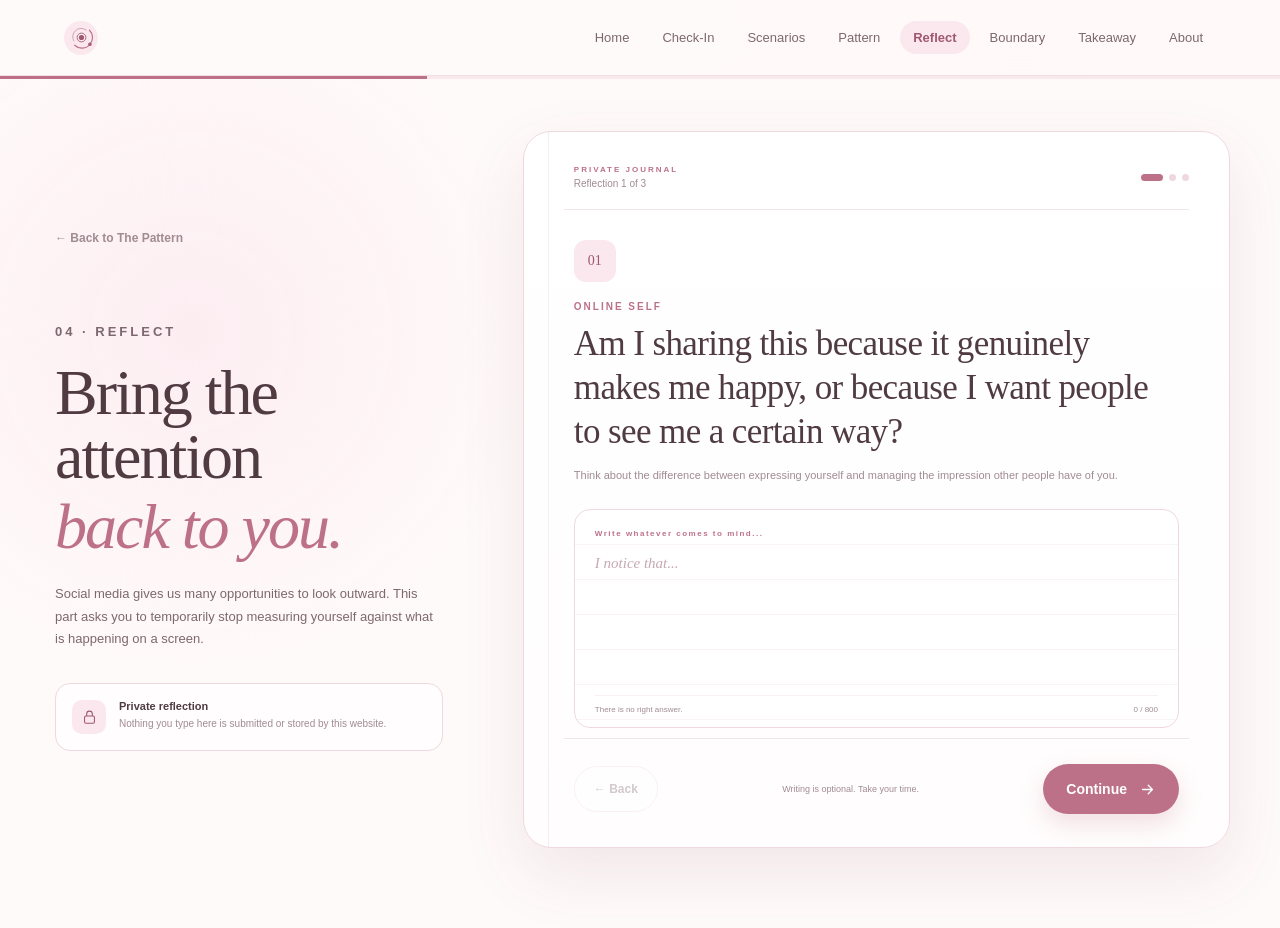
<file: reflection.html>
<!DOCTYPE html>
<html lang="en">
<head>
    <meta charset="UTF-8">
    <meta name="viewport" content="width=device-width, initial-scale=1.0">
    <meta name="description" content="A private reflection about social media comparison, identity, and personal values.">
    <title>Reflect | The Pressure to Keep Up</title>
    <link rel="stylesheet" href="style.css">
</head>
<body class="activity-page">

    <!-- Header -->
    <header class="app-header">

        <a href="index.html" class="brand" aria-label="The Pressure to Keep Up home">
            <span class="brand-icon brand-logo" aria-hidden="true">
                <svg viewBox="0 0 40 40">
                    <path class="logo-orbit logo-orbit-outer" d="M31.8 9.2 A15 15 0 0 1 32.5 30 A15 15 0 0 1 10 31.5"/>
                    <path class="logo-orbit logo-orbit-inner" d="M8.5 25 A12 12 0 0 1 11 10 A12 12 0 0 1 27 9"/>
                    <circle class="logo-self-ring" cx="20" cy="20" r="6.5"/>
                    <circle class="logo-self" cx="20" cy="20" r="3"/>
                    <circle class="logo-point" cx="32.5" cy="30" r="1.8"/>
                </svg>
            </span>
        </a>

        <nav class="desktop-nav" aria-label="Main navigation">
            <a href="index.html" class="nav-link">Home</a>
            <a href="checkin.html" class="nav-link">Check-In</a>
            <a href="scenarios.html" class="nav-link">Scenarios</a>
            <a href="pattern.html" class="nav-link">Pattern</a>
            <a href="reflection.html" class="nav-link active">Reflect</a>
            <a href="boundary.html" class="nav-link">Boundary</a>
            <a href="takeaway.html" class="nav-link">Takeaway</a>
            <a href="about.html" class="nav-link">About</a>
        </nav>

        <button class="menu-button" id="menuButton" aria-label="Open navigation menu" aria-expanded="false" aria-controls="mobileNav">
            <span></span>
            <span></span>
            <span></span>
        </button>

    </header>

    <!-- Mobile navigation -->
    <nav class="mobile-nav" id="mobileNav" aria-label="Mobile navigation">
        <a href="index.html">Home</a>
        <a href="checkin.html">Check-In</a>
        <a href="scenarios.html">Scenarios</a>
        <a href="pattern.html">Pattern</a>
        <a href="reflection.html">Reflect</a>
        <a href="boundary.html">Boundary</a>
        <a href="takeaway.html">Takeaway</a>
        <a href="about.html">About</a>
    </nav>

    <!-- Progress -->
    <div class="app-progress" aria-hidden="true">
        <div class="app-progress-fill" id="reflectionProgress" style="width: 33.333%;"></div>
    </div>

    <!-- Main -->
    <main class="reflection-main">
        <section class="reflection-shell">

            <!-- Intro -->
            <div class="reflection-intro">
                <a href="pattern.html" class="back-home">← Back to The Pattern</a>
                <p class="eyebrow">04 · REFLECT</p>
                <h1>Bring the attention <em>back to you.</em></h1>
                <p>Social media gives us many opportunities to look outward. This part asks you to temporarily stop measuring yourself against what is happening on a screen.</p>
                <div class="journal-privacy">
                    <div class="journal-lock" aria-hidden="true">
                        <svg viewBox="0 0 24 24">
                            <rect x="5" y="10" width="14" height="10" rx="2"/>
                            <path d="M8 10V7a4 4 0 0 1 8 0v3"/>
                        </svg>
                    </div>
                    <div>
                        <strong>Private reflection</strong>
                        <p>Nothing you type here is submitted or stored by this website.</p>
                    </div>
                </div>
            </div>

            <!-- Journal -->
            <div class="journal-wrapper">
                <div class="journal-top">
                    <div>
                        <span class="journal-label">PRIVATE JOURNAL</span>
                        <p id="reflectionCounter">Reflection 1 of 3</p>
                    </div>
                    <div class="journal-dots" aria-hidden="true">
                        <span class="active"></span>
                        <span></span>
                        <span></span>
                    </div>
                </div>

                <!-- Reflection 1 -->
                <article class="reflection-screen active" data-reflection="0">
                    <div class="reflection-number">
                        01
                    </div>
                    <p class="question-label">ONLINE SELF</p>
                    <h2>Am I sharing this because it genuinely makes me happy, or because I want people to see me a certain way?</h2>
                    <p class="reflection-help">Think about the difference between expressing yourself and managing the impression other people have of you.</p>
                    <div class="journal-paper">
                        <label for="reflectionOne">Write whatever comes to mind...</label>
                        <textarea id="reflectionOne" class="reflection-textarea" placeholder="I notice that..." maxlength="800"></textarea>
                        <div class="journal-meta">
                            <span>There is no right answer.</span>
                            <span class="character-count">0 / 800</span>
                        </div>
                    </div>
                </article>

                <!-- Reflection 2 -->
                <article class="reflection-screen" data-reflection="1">
                    <div class="reflection-number">
                        02
                    </div>
                    <p class="question-label">YOUR TIMELINE</p>
                    <h2>Am I using another person's progress as the measurement of my own?</h2>
                    <p class="reflection-help">Think about achievements, education, careers, relationships, money, travel, appearance, or any milestone that makes you feel as if you should already be somewhere else.</p>
                    <div class="journal-paper">
                        <label for="reflectionTwo">Write whatever comes to mind...</label>
                        <textarea id="reflectionTwo" class="reflection-textarea" placeholder="When I compare my timeline..." maxlength="800"></textarea>
                        <div class="journal-meta">
                            <span>Your timeline does not need to match theirs.</span>
                            <span class="character-count">0 / 800</span>
                        </div>
                    </div>
                </article>

                <!-- Reflection 3 -->
                <article class="reflection-screen" data-reflection="2">
                    <div class="reflection-number">
                        03
                    </div>
                    <p class="question-label">YOUR VALUES</p>
                    <h2>What actually matters to me when nobody online is watching?</h2>
                    <p class="reflection-help">Think beyond likes, trends, appearances, and other people's timelines. What parts of your life still matter when there is no audience?</p>
                    <div class="journal-paper">
                        <label for="reflectionThree">Write whatever comes to mind...</label>
                        <textarea id="reflectionThree" class="reflection-textarea" placeholder="What matters to me is..." maxlength="800"></textarea>
                        <div class="journal-meta">
                            <span>Focus on what feels personally meaningful.</span>
                            <span class="character-count">0 / 800</span>
                        </div>
                    </div>
                </article>

                <!-- Completion -->
                <article class="reflection-screen reflection-complete" id="reflectionComplete">
                    <div class="reflection-finish-symbol">
                        ✦
                    </div>
                    <p class="question-label">REFLECTION COMPLETE</p>
                    <h2>You looked inward instead of looking for another person to measure yourself against.</h2>
                    <p>Self-awareness does not require having everything figured out. Sometimes it begins with recognizing which thoughts are truly yours and which ones may be coming from pressure to keep up.</p>
                    <blockquote>“You don't have to edit yourself to become worthy of being seen.”</blockquote>
                    <a href="boundary.html" class="primary-button">
                        Choose Your Boundary
                        <svg viewBox="0 0 24 24" aria-hidden="true">
                            <path d="M5 12h14M13 6l6 6-6 6"/>
                        </svg>
                    </a>
                </article>

                <!-- Controls -->
                <div class="reflection-controls" id="reflectionControls">
                    <button type="button" class="secondary-button" id="previousReflection" disabled>
                        ← Back
                    </button>
                    <p id="reflectionMessage">Writing is optional. Take your time.</p>
                    <button type="button" class="primary-button continue-button" id="nextReflection">
                        Continue
                        <svg viewBox="0 0 24 24" aria-hidden="true">
                            <path d="M5 12h14M13 6l6 6-6 6"/>
                        </svg>
                    </button>
                </div>
            </div>
        </section>
    </main>

    <script src="script.js"></script>

</body>

</html>
</file>
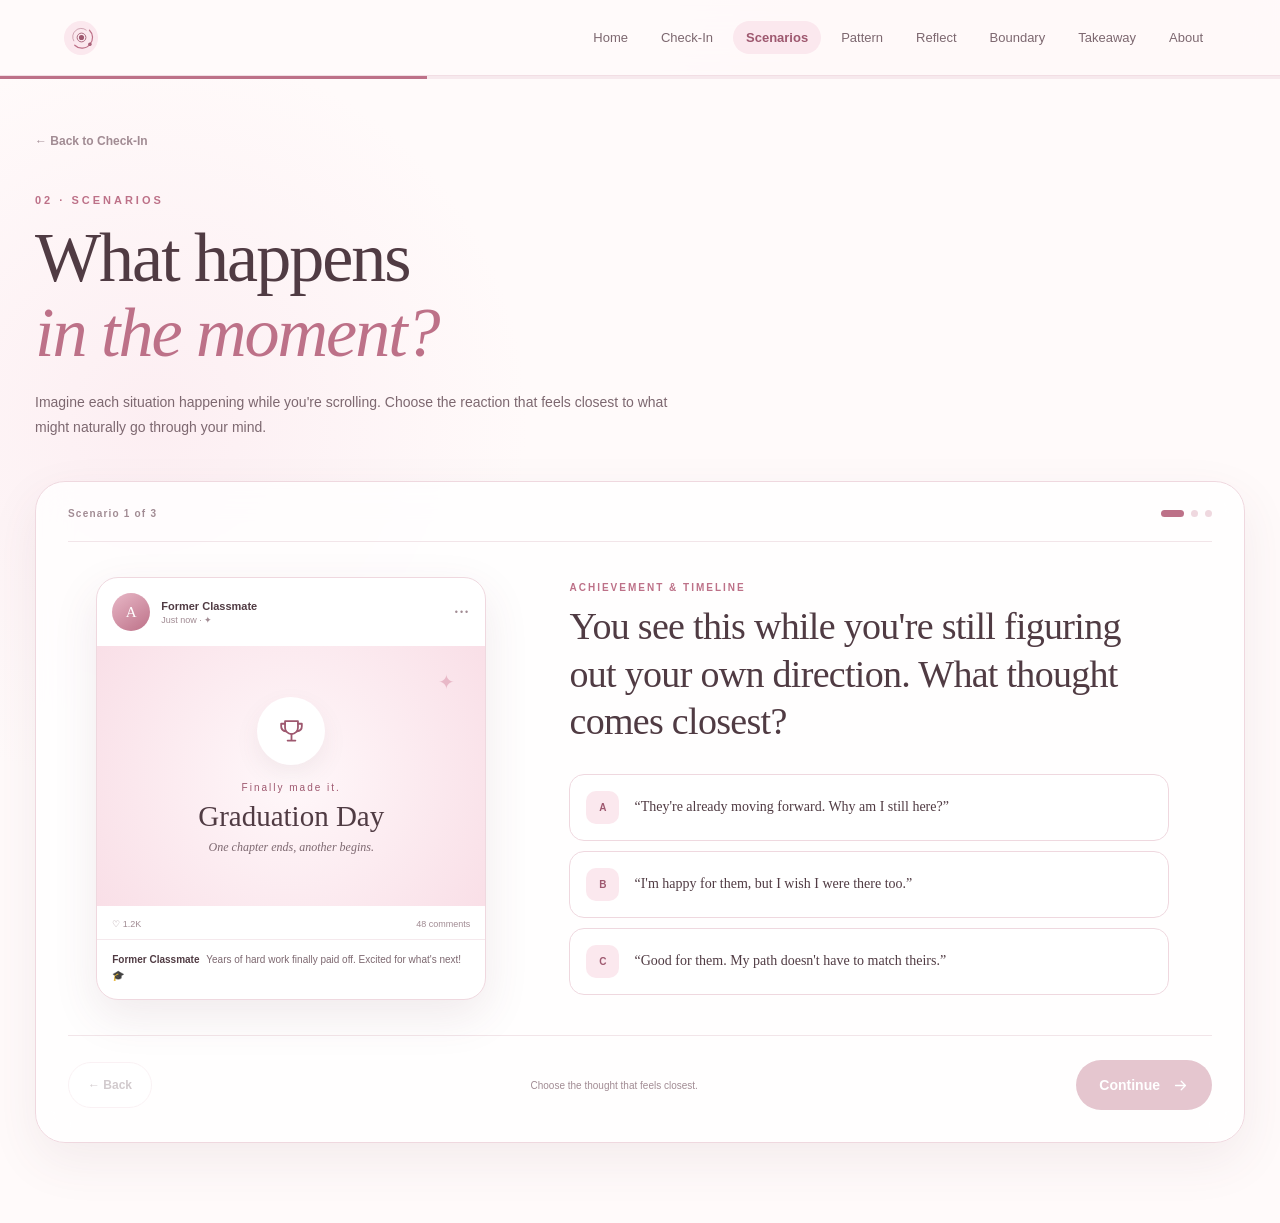
<file: scenarios.html>
<!DOCTYPE html>
<html lang="en">
<head>
    <meta charset="UTF-8">
    <meta name="viewport" content="width=device-width, initial-scale=1.0">
    <meta name="description" content="Explore everyday social media comparison scenarios.">
    <title>Scenarios | The Pressure to Keep Up</title>
    <link rel="stylesheet" href="style.css">
</head>
<body class="activity-page">

    <!-- Header -->
    <header class="app-header">

        <a href="index.html" class="brand" aria-label="The Pressure to Keep Up home">
            <span class="brand-icon brand-logo" aria-hidden="true">
                <svg viewBox="0 0 40 40">
                    <path class="logo-orbit logo-orbit-outer" d="M31.8 9.2 A15 15 0 0 1 32.5 30 A15 15 0 0 1 10 31.5"/>
                    <path class="logo-orbit logo-orbit-inner" d="M8.5 25 A12 12 0 0 1 11 10 A12 12 0 0 1 27 9"/>
                    <circle class="logo-self-ring" cx="20" cy="20" r="6.5"/>
                    <circle class="logo-self" cx="20" cy="20" r="3"/>
                    <circle class="logo-point" cx="32.5" cy="30" r="1.8"/>
                </svg>
            </span>
        </a>

        <nav class="desktop-nav" aria-label="Main navigation">
            <a href="index.html" class="nav-link">Home</a>
            <a href="checkin.html" class="nav-link">Check-In</a>
            <a href="scenarios.html" class="nav-link active">Scenarios</a>
            <a href="pattern.html" class="nav-link">Pattern</a>
            <a href="reflection.html" class="nav-link">Reflect</a>
            <a href="boundary.html" class="nav-link">Boundary</a>
            <a href="takeaway.html" class="nav-link">Takeaway</a>
            <a href="about.html" class="nav-link">About</a>
        </nav>

        <button class="menu-button" id="menuButton" aria-label="Open navigation menu" aria-expanded="false" aria-controls="mobileNav">
            <span></span>
            <span></span>
            <span></span>
        </button>

    </header>

    <!-- Mobile navigation -->
    <nav class="mobile-nav" id="mobileNav" aria-label="Mobile navigation">
        <a href="index.html">Home</a>
        <a href="checkin.html">Check-In</a>
        <a href="scenarios.html">Scenarios</a>
        <a href="pattern.html">Pattern</a>
        <a href="reflection.html">Reflect</a>
        <a href="boundary.html">Boundary</a>
        <a href="takeaway.html">Takeaway</a>
        <a href="about.html">About</a>
    </nav>

    <!-- Page progress -->
    <div class="app-progress" aria-hidden="true">
        <div class="app-progress-fill" id="scenarioProgress" style="width: 33.333%;"></div>
    </div>

    <!-- Main -->
    <main class="scenario-main">
        <section class="scenario-shell">

            <!-- Page intro -->
            <div class="scenario-heading">
                <a href="checkin.html" class="back-home">← Back to Check-In</a>
                <p class="eyebrow">02 · SCENARIOS</p>
                <h1>What happens <em>in the moment?</em></h1>
                <p>Imagine each situation happening while you're scrolling. Choose the reaction that feels closest to what might naturally go through your mind.</p>
            </div>

            <!-- Experience -->
            <div class="scenario-experience">
                <div class="scenario-status">
                    <span id="scenarioCounter">Scenario 1 of 3</span>
                    <div class="scenario-dots" aria-hidden="true">
                        <span class="active"></span>
                        <span></span>
                        <span></span>
                    </div>
                </div>

                <!-- Scenario 1 -->
                <article class="scenario-screen active" data-scenario="0">
                    <div class="scenario-layout">

                        <!-- Social post -->
                        <div class="mock-post">
                            <div class="mock-post-header">
                                <div class="mock-avatar">
                                    A
                                </div>
                                <div>
                                    <strong>Former Classmate</strong>
                                    <span>Just now · ✦</span>
                                </div>
                                <span class="post-menu">•••</span>
                            </div>
                            <div class="achievement-visual">
                                <div class="achievement-decoration">
                                    ✦
                                </div>
                                <div class="achievement-icon">
                                    <svg viewBox="0 0 24 24">
                                        <path d="M7 4h10v5a5 5 0 0 1-10 0V4Z"/>
                                        <path d="M9 19h6M12 14v5"/>
                                        <path d="M7 6H4v2c0 2 1.3 3.5 3.4 3.8M17 6h3v2c0 2-1.3 3.5-3.4 3.8"/>
                                    </svg>
                                </div>
                                <p>Finally made it.</p>
                                <strong>Graduation Day</strong>
                                <span>One chapter ends, another begins.</span>
                            </div>
                            <div class="mock-reactions">
                                <span>♡ 1.2K</span>
                                <span>48 comments</span>
                            </div>
                            <p class="mock-caption"><strong> Former Classmate </strong> Years of hard work finally paid off. Excited for what's next! 🎓</p>
                        </div>

                        <!-- Reaction -->
                        <div class="scenario-question">
                            <p class="question-label">ACHIEVEMENT & TIMELINE</p>
                            <h2>You see this while you're still figuring out your own direction. What thought comes closest?</h2>
                            <div class="scenario-choices">
                                <button class="scenario-choice" type="button" data-feedback="comparison">
                                    <span>A</span>
                                    <p>“They're already moving forward. Why am I still here?”</p>
                                </button>
                                <button class="scenario-choice" type="button" data-feedback="mixed">
                                    <span>B</span>
                                    <p>“I'm happy for them, but I wish I were there too.”</p>
                                </button>
                                <button class="scenario-choice" type="button" data-feedback="grounded">
                                    <span>C</span>
                                    <p>“Good for them. My path doesn't have to match theirs.”</p>
                                </button>
                            </div>
                            <div class="scenario-feedback" aria-live="polite"></div>
                        </div>
                    </div>
                </article>

                <!-- Scenario 2 -->
                <article class="scenario-screen" data-scenario="1">
                    <div class="scenario-layout">
                        <div class="mock-post">
                            <div class="mock-post-header">
                                <div class="mock-avatar influencer-avatar">
                                    ✦
                                </div>
                                <div>
                                    <strong>Lifestyle Creator</strong>
                                    <span>Suggested for you</span>
                                </div>
                                <span class="post-menu">•••</span>
                            </div>
                            <div class="beauty-visual">
                                <div class="beauty-phone">
                                    <div class="beauty-face">
                                        <span class="face-eye eye-left"></span>
                                        <span class="face-eye eye-right"></span>
                                        <span class="face-smile"></span>
                                    </div>
                                    <div class="beauty-sparkle sparkle-one">
                                        ✦
                                    </div>
                                    <div class="beauty-sparkle sparkle-two">
                                        ✦
                                    </div>
                                    <span class="beauty-tag">effortless ✨</span>
                                </div>
                            </div>
                            <div class="mock-reactions">
                                <span>♡ 28.4K</span>
                                <span>View comments</span>
                            </div>
                            <p class="mock-caption"><strong> Lifestyle Creator </strong> Feeling confident today. My current favorites are linked in my profile.</p>
                        </div>
                        <div class="scenario-question">
                            <p class="question-label">APPEARANCE & IDEALS</p>
                            <h2>The creator looks polished and confident. What thought might come first?</h2>
                            <div class="scenario-choices">
                                <button class="scenario-choice" type="button" data-feedback="comparison">
                                    <span>A</span>
                                    <p>“Why can't my skin, body, or style look like that?”</p>
                                </button>
                                <button class="scenario-choice" type="button" data-feedback="mixed">
                                    <span>B</span>
                                    <p>“I like the look. Maybe I should change something too.”</p>
                                </button>
                                <button class="scenario-choice" type="button" data-feedback="grounded">
                                    <span>C</span>
                                    <p>“They look good, but I don't know the full story behind this post.”</p>
                                </button>
                            </div>
                            <div class="scenario-feedback" aria-live="polite"></div>
                        </div>
                    </div>
                </article>

                <!-- Scenario 3 -->
                <article class="scenario-screen" data-scenario="2">
                    <div class="scenario-layout">
                        <div class="mock-post">
                            <div class="mock-post-header">
                                <div class="mock-avatar user-avatar">
                                    YOU
                                </div>
                                <div>
                                    <strong>Your Post</strong>
                                    <span>2 hours ago</span>
                                </div>
                                <span class="post-menu">•••</span>
                            </div>
                            <div class="validation-visual">
                                <div class="photo-placeholder">
                                    <span>YOUR POST</span>
                                    <div class="photo-heart">
                                        ♡
                                    </div>
                                </div>
                            </div>
                            <div class="mock-reactions low-reactions">
                                <span>♡ 12</span>
                                <span>2 comments</span>
                            </div>
                            <p class="mock-caption"><strong> You </strong> A moment you felt good enough to share.</p>
                        </div>
                        <div class="scenario-question">
                            <p class="question-label">LIKES & VALIDATION</p>
                            <h2>You expected more reactions, but the post stays quiet. What do you think?</h2>
                            <div class="scenario-choices">
                                <button class="scenario-choice" type="button" data-feedback="comparison">
                                    <span>A</span>
                                    <p>“Maybe people don't like me or what I posted.”</p>
                                </button>
                                <button class="scenario-choice" type="button" data-feedback="mixed">
                                    <span>B</span>
                                    <p>“I know likes shouldn't matter, but I still keep checking.”</p>
                                </button>
                                <button class="scenario-choice" type="button" data-feedback="grounded">
                                    <span>C</span>
                                    <p>“The number of reactions doesn't decide whether the moment mattered.”</p>
                                </button>
                            </div>
                            <div class="scenario-feedback" aria-live="polite"></div>
                        </div>
                    </div>
                </article>

                <!-- Completion -->
                <article class="scenario-screen scenario-complete" id="scenarioComplete">
                    <div class="complete-orbit" aria-hidden="true">
                        <div class="complete-ring"></div>
                        <div class="complete-center">
                            YOU
                        </div>
                        <span class="orbit-word word-see">SEE</span>
                        <span class="orbit-word word-compare">COMPARE</span>
                        <span class="orbit-word word-feel">FEEL</span>
                    </div>
                    <div class="complete-copy">
                        <p class="question-label">SOMETHING CONNECTS THEM</p>
                        <h2>Different posts can trigger the same kind of pressure.</h2>
                        <p>An achievement, an idealized appearance, or even the number of reactions on a post can become a point of comparison. The next section shows how that moment can grow into a repeating pattern.</p>
                        <a href="pattern.html" class="primary-button">
                            See the Pattern
                            <svg viewBox="0 0 24 24" aria-hidden="true">
                                <path d="M5 12h14M13 6l6 6-6 6"/>
                            </svg>
                        </a>
                    </div>
                </article>

                <!-- Controls -->
                <div class="scenario-controls" id="scenarioControls">
                    <button type="button" class="secondary-button" id="previousScenario" disabled>
                        ← Back
                    </button>
                    <p id="scenarioMessage" aria-live="polite">Choose the thought that feels closest.</p>
                    <button type="button" class="primary-button continue-button" id="nextScenario" disabled>
                        Continue
                        <svg viewBox="0 0 24 24" aria-hidden="true">
                            <path d="M5 12h14M13 6l6 6-6 6"/>
                        </svg>
                    </button>
                </div>
            </div>
        </section>
    </main>

    <script src="script.js"></script>

</body>

</html>
</file>
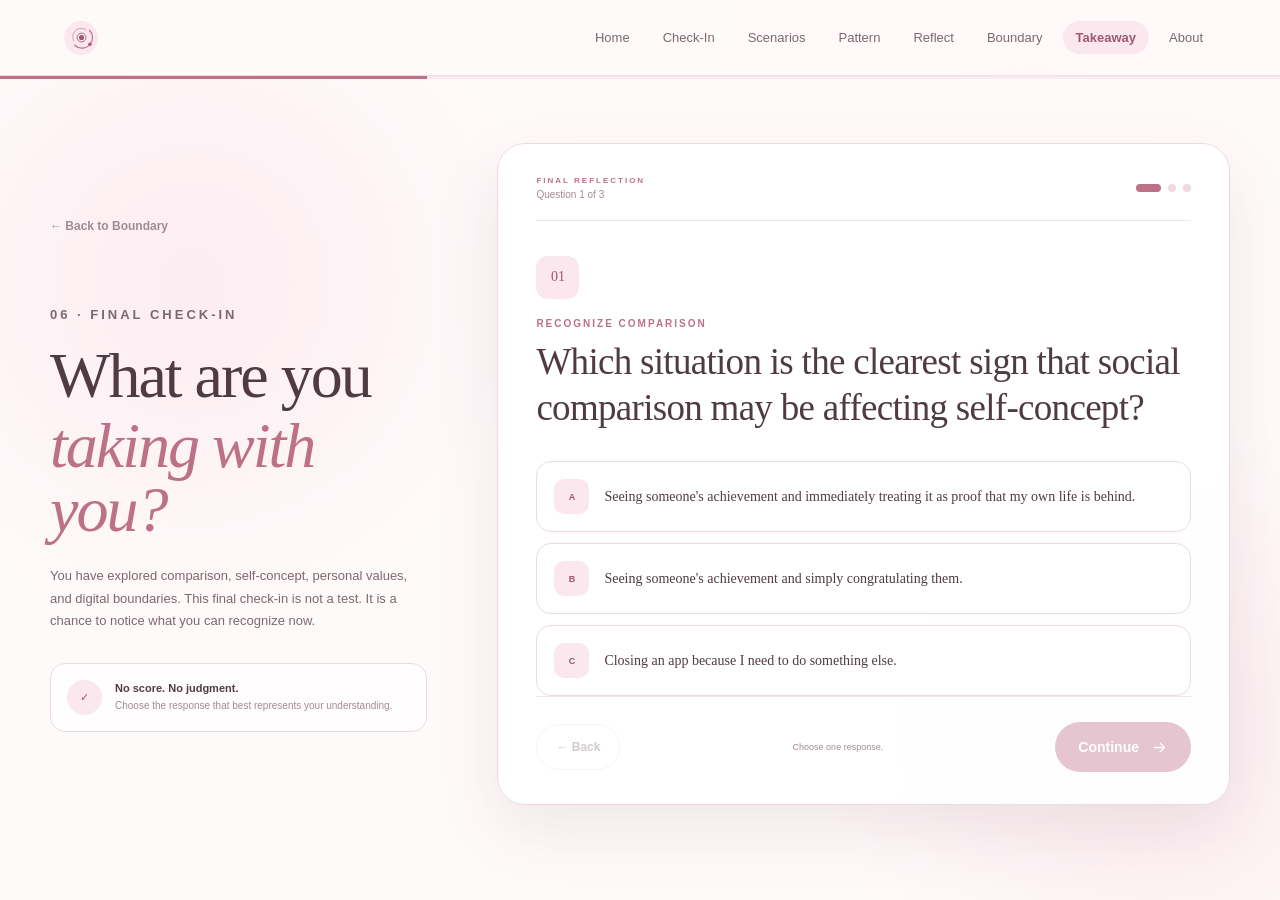
<file: takeaway.html>
<!DOCTYPE html>
<html lang="en">
<head>
    <meta charset="UTF-8">
    <meta name="viewport" content="width=device-width, initial-scale=1.0">
    <meta name="description" content="Complete a final reflection about social media comparison, self-concept, and healthier digital boundaries.">
    <title>Takeaway | The Pressure to Keep Up</title>
    <link rel="stylesheet" href="style.css">
</head>
<body class="activity-page">

    <!-- Header -->
    <header class="app-header">

        <a href="index.html" class="brand" aria-label="The Pressure to Keep Up home">
            <span class="brand-icon brand-logo" aria-hidden="true">
                <svg viewBox="0 0 40 40">
                    <path class="logo-orbit logo-orbit-outer" d="M31.8 9.2 A15 15 0 0 1 32.5 30 A15 15 0 0 1 10 31.5"/>
                    <path class="logo-orbit logo-orbit-inner" d="M8.5 25 A12 12 0 0 1 11 10 A12 12 0 0 1 27 9"/>
                    <circle class="logo-self-ring" cx="20" cy="20" r="6.5"/>
                    <circle class="logo-self" cx="20" cy="20" r="3"/>
                    <circle class="logo-point" cx="32.5" cy="30" r="1.8"/>
                </svg>
            </span>
        </a>

        <nav class="desktop-nav" aria-label="Main navigation">
            <a href="index.html" class="nav-link">Home</a>
            <a href="checkin.html" class="nav-link">Check-In</a>
            <a href="scenarios.html" class="nav-link">Scenarios</a>
            <a href="pattern.html" class="nav-link">Pattern</a>
            <a href="reflection.html" class="nav-link">Reflect</a>
            <a href="boundary.html" class="nav-link">Boundary</a>
            <a href="takeaway.html" class="nav-link active">Takeaway</a>
            <a href="about.html" class="nav-link">About</a>
        </nav>

        <button class="menu-button" id="menuButton" aria-label="Open navigation menu" aria-expanded="false" aria-controls="mobileNav">
            <span></span>
            <span></span>
            <span></span>
        </button>

    </header>

    <!-- Mobile navigation -->
    <nav class="mobile-nav" id="mobileNav" aria-label="Mobile navigation">
        <a href="index.html">Home</a>
        <a href="checkin.html">Check-In</a>
        <a href="scenarios.html">Scenarios</a>
        <a href="pattern.html">Pattern</a>
        <a href="reflection.html">Reflect</a>
        <a href="boundary.html">Boundary</a>
        <a href="takeaway.html">Takeaway</a>
        <a href="about.html">About</a>
    </nav>

    <!-- Overall progress -->
    <div class="app-progress" aria-hidden="true">
        <div class="app-progress-fill" id="takeawayProgress" style="width: 33.333%;"></div>
    </div>
    <main class="takeaway-main">
        <section class="takeaway-shell">

            <!-- Intro -->
            <div class="takeaway-intro">
                <a href="boundary.html" class="back-home">← Back to Boundary</a>
                <p class="eyebrow">06 · FINAL CHECK-IN</p>
                <h1>What are you <em>taking with you?</em></h1>
                <p>You have explored comparison, self-concept, personal values, and digital boundaries. This final check-in is not a test. It is a chance to notice what you can recognize now.</p>
                <div class="assessment-note">
                    <span>✓</span>
                    <div>
                        <strong>No score. No judgment.</strong>
                        <p>Choose the response that best represents your understanding.</p>
                    </div>
                </div>
            </div>

            <!-- Assessment card -->
            <div class="takeaway-card">
                <div class="takeaway-card-top">
                    <div>
                        <span class="builder-label">FINAL REFLECTION</span>
                        <p id="takeawayCounter">Question 1 of 3</p>
                    </div>
                    <div class="takeaway-dots" aria-hidden="true">
                        <span class="active"></span>
                        <span></span>
                        <span></span>
                    </div>
                </div>

                <!-- Question 1 -->
                <article class="takeaway-screen active" data-takeaway="0">
                    <div class="takeaway-number">
                        01
                    </div>
                    <p class="question-label">RECOGNIZE COMPARISON</p>
                    <h2>Which situation is the clearest sign that social comparison may be affecting self-concept?</h2>
                    <div class="takeaway-options">
                        <button type="button" class="takeaway-option" data-understanding="strong">
                            <span>A</span>
                            <p>Seeing someone's achievement and immediately treating it as proof that my own life is behind.</p>
                        </button>
                        <button type="button" class="takeaway-option" data-understanding="developing">
                            <span>B</span>
                            <p>Seeing someone's achievement and simply congratulating them.</p>
                        </button>
                        <button type="button" class="takeaway-option" data-understanding="developing">
                            <span>C</span>
                            <p>Closing an app because I need to do something else.</p>
                        </button>
                    </div>
                    <div class="takeaway-feedback" aria-live="polite"></div>
                </article>

                <!-- Question 2 -->
                <article class="takeaway-screen" data-takeaway="1">
                    <div class="takeaway-number">
                        02
                    </div>
                    <p class="question-label">PERSONAL GOAL OR SOCIAL PRESSURE?</p>
                    <h2>Which thought best separates personal growth from pressure to keep up?</h2>
                    <div class="takeaway-options">
                        <button type="button" class="takeaway-option" data-understanding="developing">
                            <span>A</span>
                            <p>“I need to achieve this soon because people my age are already doing it.”</p>
                        </button>
                        <button type="button" class="takeaway-option" data-understanding="strong">
                            <span>B</span>
                            <p>“I want to work toward this because it matters to me, even if my timeline is different.”</p>
                        </button>
                        <button type="button" class="takeaway-option" data-understanding="developing">
                            <span>C</span>
                            <p>“If enough people approve of what I'm doing, then I know I'm making progress.”</p>
                        </button>
                    </div>
                    <div class="takeaway-feedback" aria-live="polite"></div>
                </article>

                <!-- Question 3 -->
                <article class="takeaway-screen" data-takeaway="2">
                    <div class="takeaway-number">
                        03
                    </div>
                    <p class="question-label">CHOOSE A REALISTIC BOUNDARY</p>
                    <h2>Which approach best reflects a healthy and realistic digital boundary?</h2>
                    <div class="takeaway-options">
                        <button type="button" class="takeaway-option" data-understanding="developing">
                            <span>A</span>
                            <p>Everyone should permanently delete every social media account.</p>
                        </button>
                        <button type="button" class="takeaway-option" data-understanding="strong">
                            <span>B</span>
                            <p>Choose a specific boundary based on what affects me and what I realistically need.</p>
                        </button>
                        <button type="button" class="takeaway-option" data-understanding="developing">
                            <span>C</span>
                            <p>Ignore the problem and keep using social media exactly the same way.</p>
                        </button>
                    </div>
                    <div class="takeaway-feedback" aria-live="polite"></div>
                </article>

                <!-- Final screen -->
                <article class="takeaway-screen takeaway-complete" id="takeawayComplete">
                    <div class="takeaway-final-visual">
                        <div class="final-orbit final-orbit-one" aria-hidden="true"></div>
                        <div class="final-orbit final-orbit-two" aria-hidden="true"></div>
                        <div class="final-you">
                            YOU
                        </div>
                        <span class="final-word word-values">YOUR VALUES</span>
                        <span class="final-word word-pace">YOUR PACE</span>
                        <span class="final-word word-growth">YOUR GROWTH</span>
                    </div>
                    <p class="question-label">YOUR TAKEAWAY</p>
                    <h2>You don't need to become someone else to grow.</h2>
                    <p class="takeaway-final-copy">Social media can show you countless versions of how a life could look. Self-awareness gives you space to ask whether those images actually represent what you want for your own life.</p>
                    <blockquote id="finalReminder">“Someone else's milestone is not a deadline for your own.”</blockquote>
                    <div class="final-actions">
                        <button type="button" class="secondary-button" id="anotherReminder">
                            Another Reminder
                        </button>
                        <a href="index.html" class="primary-button">
                            Return Home
                            <svg viewBox="0 0 24 24" aria-hidden="true">
                                <path d="M5 12h14M13 6l6 6-6 6"/>
                            </svg>
                        </a>
                    </div>
                    <p class="final-privacy">Your reflections remain yours. Nothing from this experience was submitted or stored.</p>
                </article>

                <!-- Controls -->
                <div class="takeaway-controls" id="takeawayControls">
                    <button type="button" class="secondary-button" id="previousTakeaway" disabled>
                        ← Back
                    </button>
                    <p id="takeawayMessage" aria-live="polite">Choose one response.</p>
                    <button type="button" class="primary-button continue-button" id="nextTakeaway" disabled>
                        Continue
                        <svg viewBox="0 0 24 24" aria-hidden="true">
                            <path d="M5 12h14M13 6l6 6-6 6"/>
                        </svg>
                    </button>
                </div>
            </div>
        </section>
    </main>

    <script src="script.js"></script>

</body>

</html>
</file>
<file: style.css>
/* DESIGN VARIABLES */
:root {
    --background: #fffafa;
    --surface: #ffffff;
    --surface-soft: #fff4f7;
    --surface-pink: #fbe8ee;
    --pink: #bd7188;
    --pink-dark: #9e586f;
    --pink-light: #e8b8c7;
    --text: #503b43;
    --text-soft: #7d6870;
    --text-light: #a18b93;
    --border: #efd8df;
    --shadow: 0 18px 50px rgba(104, 62, 77, 0.08);
    --shadow-hover: 0 22px 55px rgba(104, 62, 77, 0.14);
    --radius-medium: 22px;
    --max-width: 1180px;
}

/* RESET */
* {
    box-sizing: border-box;
    margin: 0;
    padding: 0;
}

html {
    scroll-behavior: smooth;
}

body {
    min-height: 100vh;
    font-family: Inter, "Segoe UI", Arial, sans-serif;
    background: var(--background);
    color: var(--text);
    -webkit-font-smoothing: antialiased;
}

a {
    color: inherit;
    text-decoration: none;
}

button {
    font: inherit;
}

svg {
    display: block;
}

/* HEADER */
.app-header {
    position: sticky;
    top: 0;
    z-index: 100;
    width: 100%;
    height: 76px;
    padding: 0 5%;
    display: flex;
    align-items: center;
    justify-content: space-between;
    border-bottom: 1px solid rgba(239, 216, 223, 0.8);
    background: rgba(255, 250, 250, 0.88);
    backdrop-filter: blur(18px);
    -webkit-backdrop-filter: blur(18px);
}

/* BRAND */
.brand {
    display: flex;
    align-items: center;
    gap: 11px;
    font-family: Georgia, serif;
    font-size: 17px;
}

.brand-icon {
    width: 34px;
    height: 34px;
    display: grid;
    place-items: center;
    border-radius: 50%;
    background: var(--surface-pink);
}

.brand-icon svg {
    width: 17px;
    fill: none;
    stroke: var(--pink-dark);
    stroke-width: 1.6;
}

/* DESKTOP NAVIGATION */
.desktop-nav {
    display: flex;
    align-items: center;
    gap: 7px;
}

.nav-link {
    padding: 9px 13px;
    border-radius: 20px;
    font-size: 13px;
    color: var(--text-soft);
    transition: 0.2s ease;
}

.nav-link:hover {
    background: var(--surface-pink);
    color: var(--pink-dark);
}

.nav-link.active {
    background: var(--surface-pink);
    color: var(--pink-dark);
    font-weight: 600;
}

/* MOBILE MENU BUTTON */
.menu-button {
    display: none;
    width: 42px;
    height: 42px;
    border: 1px solid var(--border);
    border-radius: 12px;
    background: var(--surface);
    cursor: pointer;
}

.menu-button span {
    display: block;
    width: 18px;
    height: 1.5px;
    margin: 4px auto;
    background: var(--text);
}

/* MOBILE NAV */
.mobile-nav {
    display: none;
    position: fixed;
    top: 76px;
    left: 0;
    right: 0;
    z-index: 99;
    padding: 16px 5% 22px;
    flex-direction: column;
    gap: 5px;
    border-bottom: 1px solid var(--border);
    background: rgba(255, 250, 250, 0.98);
    box-shadow: var(--shadow);
}

.mobile-nav a {
    padding: 13px 15px;
    border-radius: 12px;
    font-size: 14px;
    color: var(--text-soft);
}

.mobile-nav a:hover {
    background: var(--surface-pink);
}

.mobile-nav.open {
    display: flex;
}

/* HERO */
.dashboard-hero {
    width: 100%;
    max-width: var(--max-width);
    min-height: 660px;
    margin: auto;
    padding: 80px 30px;
    display: grid;
    grid-template-columns: 1.05fr 0.95fr;
    align-items: center;
    gap: 70px;
}

/* HERO CONTENT */
.hero-content {
    max-width: 630px;
}

.eyebrow {
    margin-bottom: 17px;
    font-size: 11px;
    font-weight: 700;
    letter-spacing: 3px;
    color: var(--pink);
}

.hero-content h1 {
    font-family: Georgia, serif;
    font-size: clamp(60px, 7vw, 94px);
    font-weight: normal;
    line-height: 0.94;
    letter-spacing: -3px;
    color: var(--text);
}

.hero-content h1 em {
    display: block;
    margin-top: 7px;
    font-weight: normal;
    color: var(--pink);
}

.hero-description {
    max-width: 570px;
    margin-top: 30px;
    font-size: 17px;
    line-height: 1.75;
    color: var(--text-soft);
}

.hero-actions {
    margin-top: 30px;
    display: flex;
    align-items: center;
    gap: 20px;
}

.primary-button {
    min-height: 50px;
    padding: 0 23px;
    display: inline-flex;
    align-items: center;
    justify-content: center;
    gap: 12px;
    border-radius: 28px;
    background: var(--pink);
    color: white;
    font-size: 14px;
    font-weight: 600;
    box-shadow: 0 10px 25px rgba(189, 113, 136, 0.22);
    transition: transform 0.2s ease, background 0.2s ease, box-shadow 0.2s ease;
}

.primary-button svg {
    width: 17px;
    fill: none;
    stroke: currentColor;
    stroke-width: 1.8;
    stroke-linecap: round;
    stroke-linejoin: round;
}

.primary-button:hover {
    transform: translateY(-2px);
    background: var(--pink-dark);
    box-shadow: 0 14px 30px rgba(189, 113, 136, 0.28);
}

.hero-actions p {
    max-width: 150px;
    font-size: 12px;
    line-height: 1.5;
    color: var(--text-light);
}

/* HERO VISUAL */
.hero-visual {
    position: relative;
    width: 100%;
    max-width: 470px;
    aspect-ratio: 1 / 1;
    margin: auto;
}

.visual-orbit {
    position: absolute;
    border: 1px solid var(--pink-light);
    border-radius: 50%;
}

.orbit-one {
    inset: 10%;
    animation: orbitClockwise 18s linear infinite;
}

.orbit-two {
    inset: 24%;
    border-style: dashed;
    animation: orbitCounterClockwise 14s linear infinite;
}

.visual-center {
    position: absolute;
    top: 50%;
    left: 50%;
    width: 105px;
    height: 105px;
    transform: translate(-50%, -50%);
    display: grid;
    place-items: center;
    border-radius: 50%;
    background: linear-gradient( 145deg, #c67a91, #a75f75 );
    color: white;
    box-shadow: 0 18px 40px rgba(151, 81, 103, 0.24);
}

.visual-center span {
    font-size: 11px;
    font-weight: 700;
    letter-spacing: 2px;
}

/* FLOATING VISUAL CARDS */
.visual-card {
    position: absolute;
    border: 1px solid var(--border);
    border-radius: 18px;
    background: rgba(255, 255, 255, 0.93);
    box-shadow: var(--shadow);
    backdrop-filter: blur(10px);
}

.visual-card-one {
    top: 3%;
    right: 0;
    width: 235px;
    padding: 23px;
}

.mini-icon {
    display: block;
    margin-bottom: 14px;
    font-size: 23px;
    color: var(--pink);
}

.visual-card-one p {
    font-family: Georgia, serif;
    font-size: 17px;
    line-height: 1.35;
    color: var(--text);
}

.visual-card-one strong {
    display: block;
    margin-top: 4px;
    font-family: Georgia, serif;
    font-size: 17px;
    font-weight: normal;
    font-style: italic;
    color: var(--pink);
}

.visual-card-two,
.visual-card-three {
    width: 115px;
    padding: 17px;
}

.visual-card-two {
    left: 0;
    top: 34%;
}

.visual-card-three {
    right: 3%;
    bottom: 12%;
}

.visual-card-two span,
.visual-card-three span {
    font-size: 10px;
    font-weight: 700;
    letter-spacing: 1px;
    color: var(--pink);
}

.visual-card-two p,
.visual-card-three p {
    margin-top: 7px;
    font-family: Georgia, serif;
    font-size: 17px;
}

/* JOURNEY SECTION */
.journey-section {
    padding: 100px 30px 120px;
    background: linear-gradient( 180deg, #fff6f8, #fffafb );
    border-top: 1px solid var(--border);
}

.journey-heading {
    width: 100%;
    max-width: var(--max-width);
    margin: 0 auto 45px;
    display: flex;
    align-items: end;
    justify-content: space-between;
    gap: 50px;
}

.journey-heading h2 {
    font-family: Georgia, serif;
    font-size: clamp(38px, 5vw, 58px);
    font-weight: normal;
    letter-spacing: -1.5px;
    color: var(--text);
}

.journey-heading > p {
    max-width: 440px;
    font-size: 14px;
    line-height: 1.7;
    color: var(--text-soft);
}

/* DASHBOARD CARDS */
.dashboard-grid {
    width: 100%;
    max-width: var(--max-width);
    margin: auto;
    display: grid;
    grid-template-columns: repeat(3, 1fr);
    gap: 18px;
}

.dashboard-card {
    min-height: 310px;
    padding: 27px;
    display: flex;
    flex-direction: column;
    border: 1px solid var(--border);
    border-radius: var(--radius-medium);
    background: rgba(255, 255, 255, 0.82);
    box-shadow: 0 8px 30px rgba(104, 62, 77, 0.035);
    transition: transform 0.25s ease, box-shadow 0.25s ease, border-color 0.25s ease;
}

.dashboard-card:hover {
    transform: translateY(-6px);
    border-color: var(--pink-light);
    box-shadow: var(--shadow-hover);
}

.card-top {
    display: flex;
    align-items: center;
    justify-content: space-between;
}

.card-icon {
    width: 51px;
    height: 51px;
    display: grid;
    place-items: center;
    border-radius: 15px;
    background: var(--surface-pink);
}

.card-icon svg {
    width: 24px;
    height: 24px;
    fill: none;
    stroke: var(--pink-dark);
    stroke-width: 1.5;
    stroke-linecap: round;
    stroke-linejoin: round;
}

.card-number {
    font-size: 10px;
    font-weight: 700;
    letter-spacing: 1.5px;
    color: var(--text-light);
}

.card-content {
    margin-top: 38px;
}

.card-content h3 {
    font-family: Georgia, serif;
    font-size: 28px;
    font-weight: normal;
    color: var(--text);
}

.card-content p {
    max-width: 290px;
    margin-top: 13px;
    font-size: 14px;
    line-height: 1.65;
    color: var(--text-soft);
}

.card-link {
    margin-top: auto;
    padding-top: 25px;
    display: flex;
    align-items: center;
    justify-content: space-between;
    border-top: 1px solid #f2e5e9;
    font-size: 12px;
    font-weight: 600;
    color: var(--pink-dark);
}

.card-link span {
    font-size: 19px;
    transition: transform 0.2s ease;
}

.dashboard-card:hover .card-link span {
    transform: translateX(4px);
}

/* FEATURED LAST CARD */
.featured-card {
    background: linear-gradient( 145deg, #fff, #fcecf1 );
}

/* HOME MESSAGE */
.home-message {
    padding: 120px 20px;
    display: flex;
    flex-direction: column;
    align-items: center;
    text-align: center;
    background: var(--background);
}

.message-symbol {
    width: 48px;
    height: 48px;
    margin-bottom: 27px;
    display: grid;
    place-items: center;
    border-radius: 50%;
    background: var(--surface-pink);
    color: var(--pink);
}

.home-message blockquote {
    max-width: 760px;
    font-family: Georgia, serif;
    font-size: clamp(30px, 4vw, 48px);
    font-weight: normal;
    font-style: italic;
    line-height: 1.25;
    color: var(--text);
}

.home-message p {
    margin-top: 25px;
    font-size: 13px;
    color: var(--text-light);
}

/* FOOTER */
.app-footer {
    min-height: 110px;
    padding: 30px 5%;
    display: flex;
    align-items: center;
    justify-content: space-between;
    gap: 30px;
    border-top: 1px solid var(--border);
    background: #fff7f9;
}

.footer-brand {
    font-family: Georgia, serif;
    font-size: 16px;
}

.app-footer p {
    font-size: 12px;
    color: var(--text-light);
}

/* ACCESSIBILITY */
a:focus-visible,
button:focus-visible {
    outline: 3px solid rgba(189, 113, 136, 0.35);
    outline-offset: 4px;
}

/* TABLET */
@media (max-width: 950px) {
    .desktop-nav {
        display: none;
    }

    .menu-button {
        display: block;
    }

    .dashboard-hero {
        grid-template-columns: 1fr;
        padding-top: 70px;
        padding-bottom: 90px;
        text-align: center;
    }

    .hero-content {
        margin: auto;
    }

    .hero-actions {
        justify-content: center;
    }

    .hero-visual {
        max-width: 430px;
    }

    .journey-heading {
        align-items: flex-start;
        flex-direction: column;
        text-align: left;
    }

    .dashboard-grid {
        grid-template-columns: repeat(2, 1fr);
    }
}

/* MOBILE */
@media (max-width: 620px) {
    .app-header {
        height: 68px;
        padding: 0 18px;
    }

    .mobile-nav {
        top: 68px;
    }

    .dashboard-hero {
        min-height: auto;
        padding: 65px 20px 75px;
        gap: 55px;
    }

    .hero-content h1 {
        font-size: clamp(52px, 16vw, 72px);
        letter-spacing: -2px;
    }

    .hero-description {
        font-size: 15px;
    }

    .hero-actions {
        flex-direction: column;
    }

    .hero-actions p {
        max-width: 250px;
    }

    .hero-visual {
        max-width: 340px;
    }

    .visual-card-one {
        width: 190px;
        padding: 18px;
    }

    .visual-card-one p,
    .visual-card-one strong {
        font-size: 14px;
    }

    .visual-card-two,
    .visual-card-three {
        width: 95px;
        padding: 13px;
    }

    .visual-card-two p,
    .visual-card-three p {
        font-size: 14px;
    }

    .visual-center {
        width: 85px;
        height: 85px;
    }

    .journey-section {
        padding: 75px 18px 90px;
    }

    .journey-heading {
        margin-bottom: 35px;
    }

    .dashboard-grid {
        grid-template-columns: 1fr;
    }

    .dashboard-card {
        min-height: 275px;
    }

    .home-message {
        padding: 90px 22px;
    }

    .app-footer {
        flex-direction: column;
        text-align: center;
    }
}

/* Add a small object to the outer orbit */
.orbit-one::before {
    content: "";
    position: absolute;
    top: -7px;
    left: 50%;
    width: 14px;
    height: 14px;
    transform: translateX(-50%);
    border-radius: 50%;
    background: var(--pink);
    box-shadow: 0 0 0 6px rgba(189, 113, 136, 0.10), 0 4px 12px rgba(189, 113, 136, 0.25);
}

/* Add another object to the inner orbit */
.orbit-two::before {
    content: "";
    position: absolute;
    bottom: -5px;
    left: 50%;
    width: 10px;
    height: 10px;
    transform: translateX(-50%);
    border-radius: 50%;
    background: var(--pink-light);
}

/* Clockwise movement */
@keyframes orbitClockwise {
    from { transform: rotate(0deg); }
    to { transform: rotate(360deg); }
}

/* Counter-clockwise movement */
@keyframes orbitCounterClockwise {
    from { transform: rotate(360deg); }
    to { transform: rotate(0deg); }
}

/* Accessibility */
@media (prefers-reduced-motion: reduce) {
    .orbit-one,
    .orbit-two {
        animation: none;
    }
}

/* ACTIVITY PAGES */
.activity-page {
    background: radial-gradient( circle at 80% 15%, rgba(251, 232, 238, 0.75), transparent 30% ), var(--background);
}

.app-progress {
    position: fixed;
    top: 76px;
    left: 0;
    z-index: 90;
    width: 100%;
    height: 3px;
    background: #f7e9ed;
}

.app-progress-fill {
    width: 33.333%;
    height: 100%;
    background: var(--pink);
    transition: width 0.55s cubic-bezier(.22, 1, .36, 1);
}

/* MAIN LAYOUT */
.activity-main {
    min-height: calc(100vh - 76px);
}

.activity-shell {
    width: 100%;
    max-width: 1250px;
    min-height: calc(100vh - 79px);
    margin: auto;
    padding: 55px 35px 70px;
    display: grid;
    grid-template-columns: 0.68fr 1.32fr;
    gap: 75px;
}

/* SIDEBAR */
.activity-sidebar {
    padding: 20px 10px;
    display: flex;
    flex-direction: column;
}

.back-home {
    width: fit-content;
    font-size: 12px;
    font-weight: 600;
    color: var(--text-light);
    transition: color 0.2s ease;
}

.back-home:hover {
    color: var(--pink-dark);
}

.sidebar-content {
    margin-top: 95px;
}

.sidebar-content h1 {
    max-width: 330px;
    font-family: Georgia, serif;
    font-size: clamp(43px, 5vw, 63px);
    font-weight: normal;
    line-height: 1;
    letter-spacing: -2px;
}

.sidebar-content h1 em {
    display: block;
    margin-top: 5px;
    font-weight: normal;
    color: var(--pink);
}

.sidebar-content > p:last-child {
    max-width: 350px;
    margin-top: 25px;
    font-size: 14px;
    line-height: 1.75;
    color: var(--text-soft);
}

/* PRIVACY NOTE */
.privacy-note {
    max-width: 350px;
    margin-top: auto;
    padding: 18px;
    display: flex;
    align-items: flex-start;
    gap: 14px;
    border: 1px solid var(--border);
    border-radius: 16px;
    background: rgba(255, 255, 255, 0.68);
}

.privacy-icon {
    flex: 0 0 35px;
    width: 35px;
    height: 35px;
    display: grid;
    place-items: center;
    border-radius: 10px;
    background: var(--surface-pink);
}

.privacy-icon svg {
    width: 17px;
    fill: none;
    stroke: var(--pink-dark);
    stroke-width: 1.5;
}

.privacy-note strong {
    display: block;
    margin-bottom: 4px;
    font-size: 12px;
    color: var(--text);
}

.privacy-note p {
    font-size: 11px;
    line-height: 1.5;
    color: var(--text-light);
}

/* QUESTION PANEL */
.question-panel {
    align-self: center;
    width: 100%;
    max-width: 760px;
    min-height: 610px;
    padding: 42px 48px;
    display: flex;
    flex-direction: column;
    border: 1px solid var(--border);
    border-radius: 30px;
    background: rgba(255, 255, 255, 0.86);
    box-shadow: var(--shadow);
    backdrop-filter: blur(16px);
}

.question-top {
    display: flex;
    align-items: center;
    justify-content: space-between;
    padding-bottom: 22px;
    border-bottom: 1px solid #f2e5e9;
    font-size: 11px;
    font-weight: 700;
    letter-spacing: 1px;
    color: var(--text-light);
}

/* QUESTION SCREENS */
.question-screen {
    display: none;
    padding-top: 35px;
}

.question-screen.active {
    display: block;
    animation: questionEnter 0.5s cubic-bezier(.22, 1, .36, 1) both;
}

@keyframes questionEnter {
    from { opacity: 0; transform: translateX(18px); }
    to { opacity: 1; transform: translateX(0); }
}

.question-icon {
    width: 45px;
    height: 45px;
    margin-bottom: 24px;
    display: grid;
    place-items: center;
    border-radius: 13px;
    background: var(--surface-pink);
}

.question-icon svg {
    width: 21px;
    fill: none;
    stroke: var(--pink-dark);
    stroke-width: 1.5;
    stroke-linecap: round;
    stroke-linejoin: round;
}

.question-label {
    margin-bottom: 10px;
    font-size: 10px;
    font-weight: 700;
    letter-spacing: 2px;
    color: var(--pink);
}

.question-screen h2 {
    max-width: 660px;
    font-family: Georgia, serif;
    font-size: clamp(27px, 3vw, 37px);
    font-weight: normal;
    line-height: 1.25;
    letter-spacing: -0.7px;
}

/* ANSWERS */
.answer-grid {
    margin-top: 32px;
    display: grid;
    gap: 11px;
}

.answer-card {
    width: 100%;
    padding: 17px 18px;
    display: flex;
    align-items: center;
    gap: 16px;
    border: 1px solid var(--border);
    border-radius: 15px;
    background: #fff;
    color: var(--text);
    text-align: left;
    cursor: pointer;
    transition: transform 0.2s ease, border-color 0.2s ease, background 0.2s ease, box-shadow 0.2s ease;
}

.answer-card:hover {
    transform: translateX(4px);
    border-color: var(--pink-light);
    box-shadow: 0 8px 22px rgba(104, 62, 77, 0.07);
}

.answer-dot {
    flex: 0 0 20px;
    width: 20px;
    height: 20px;
    border: 1.5px solid var(--pink-light);
    border-radius: 50%;
    position: relative;
}

.answer-card strong {
    display: block;
    margin-bottom: 3px;
    font-family: Georgia, serif;
    font-size: 16px;
    font-weight: normal;
}

.answer-card small {
    display: block;
    font-size: 11px;
    line-height: 1.5;
    color: var(--text-light);
}

/* SELECTED */
.answer-card.selected {
    border-color: var(--pink);
    background: var(--surface-soft);
    box-shadow: 0 8px 22px rgba(189, 113, 136, 0.09);
}

.answer-card.selected .answer-dot {
    border-color: var(--pink);
}

.answer-card.selected .answer-dot::after {
    content: "";
    position: absolute;
    inset: 4px;
    border-radius: 50%;
    background: var(--pink);
    animation: dotAppear 0.2s ease both;
}

@keyframes dotAppear {
    from { transform: scale(0); }
    to { transform: scale(1); }
}

/* QUESTION CONTROLS */
.question-controls {
    margin-top: auto;
    padding-top: 30px;
    display: grid;
    grid-template-columns: auto 1fr auto;
    align-items: center;
    gap: 18px;
}

.secondary-button {
    min-height: 46px;
    padding: 0 19px;
    border: 1px solid var(--border);
    border-radius: 24px;
    background: white;
    color: var(--text-soft);
    font-size: 12px;
    font-weight: 600;
    cursor: pointer;
    transition: background 0.2s ease, border-color 0.2s ease, transform 0.2s ease;
}

.secondary-button:hover:not(:disabled) {
    transform: translateY(-1px);
    border-color: var(--pink-light);
    background: var(--surface-soft);
}

.secondary-button:disabled {
    opacity: 0.35;
    cursor: not-allowed;
}

.continue-button {
    border: none;
    cursor: pointer;
}

.continue-button:disabled {
    opacity: 0.4;
    cursor: not-allowed;
    transform: none;
    box-shadow: none;
}

.selection-message {
    text-align: center;
    font-size: 10px;
    line-height: 1.4;
    color: var(--text-light);
}

/* RESULT */
.result-screen {
    text-align: center;
}

.result-symbol {
    width: 60px;
    height: 60px;
    margin: 5px auto 22px;
    display: grid;
    place-items: center;
    border-radius: 50%;
    background: var(--surface-pink);
    color: var(--pink);
    font-size: 20px;
    animation: resultPulse 2.5s ease-in-out infinite;
}

@keyframes resultPulse {
    0%,
    100% { box-shadow: 0 0 0 0 rgba(189, 113, 136, 0); }
    50% { box-shadow: 0 0 0 12px rgba(189, 113, 136, 0.08); }
}

.result-screen h2 {
    margin: auto;
}

.result-description {
    max-width: 570px;
    margin: 17px auto 0;
    font-size: 14px;
    line-height: 1.75;
    color: var(--text-soft);
}

.result-reminder {
    max-width: 540px;
    margin: 28px auto;
    padding: 20px;
    border: 1px solid var(--border);
    border-radius: 16px;
    background: var(--surface-soft);
}

.result-reminder span {
    display: block;
    margin-bottom: 8px;
    font-size: 9px;
    font-weight: 700;
    letter-spacing: 2px;
    color: var(--pink);
}

.result-reminder blockquote {
    font-family: Georgia, serif;
    font-size: 19px;
    font-style: italic;
    line-height: 1.45;
}

.result-button {
    margin-top: 2px;
}

/* RESPONSIVE ACTIVITY PAGE */
@media (max-width: 950px) {
    .app-progress {
        top: 76px;
    }

    .activity-shell {
        grid-template-columns: 1fr;
        gap: 35px;
        padding-top: 45px;
    }

    .activity-sidebar {
        padding: 0;
    }

    .sidebar-content {
        margin-top: 45px;
    }

    .sidebar-content h1 {
        max-width: none;
    }

    .sidebar-content > p:last-child {
        max-width: 600px;
    }

    .privacy-note {
        margin-top: 30px;
    }

    .question-panel {
        max-width: none;
    }
}

@media (max-width: 620px) {
    .app-progress {
        top: 68px;
    }

    .activity-shell {
        padding: 35px 16px 55px;
    }

    .sidebar-content {
        margin-top: 35px;
    }

    .sidebar-content h1 {
        font-size: 43px;
    }

    .privacy-note {
        display: none;
    }

    .question-panel {
        min-height: 590px;
        padding: 28px 20px;
        border-radius: 22px;
    }

    .question-screen h2 {
        font-size: 27px;
    }

    .answer-card {
        padding: 15px;
    }

    .question-controls {
        grid-template-columns: auto auto;
        margin-top: 30px;
    }

    .selection-message {
        grid-column: 1 / -1;
        grid-row: 1;
        margin-bottom: 3px;
    }

    .secondary-button {
        grid-column: 1;
    }

    .continue-button {
        grid-column: 2;
    }
}

/* Reduce animation when requested by device */
@media (prefers-reduced-motion: reduce) {
    .question-screen.active,
    .result-symbol,
    .answer-card.selected .answer-dot::after {
        animation: none;
    }
}

/* 02 — SCENARIOS */
.scenario-main {
    min-height: calc(100vh - 76px);
    background: radial-gradient( circle at 12% 30%, rgba(251, 232, 238, 0.65), transparent 27% ), var(--background);
}

.scenario-shell {
    width: 100%;
    max-width: 1280px;
    margin: auto;
    padding: 55px 35px 80px;
}

/* INTRO */
.scenario-heading {
    max-width: 800px;
    margin-bottom: 42px;
}

.scenario-heading .eyebrow {
    margin-top: 45px;
}

.scenario-heading h1 {
    font-family: Georgia, serif;
    font-size: clamp(44px, 6vw, 70px);
    font-weight: normal;
    line-height: 1;
    letter-spacing: -2px;
}

.scenario-heading h1 em {
    display: block;
    margin-top: 5px;
    font-weight: normal;
    color: var(--pink);
}

.scenario-heading > p:last-child {
    max-width: 650px;
    margin-top: 22px;
    font-size: 14px;
    line-height: 1.75;
    color: var(--text-soft);
}

/* EXPERIENCE CONTAINER */
.scenario-experience {
    padding: 26px 32px 32px;
    border: 1px solid var(--border);
    border-radius: 30px;
    background: rgba(255, 255, 255, 0.78);
    box-shadow: var(--shadow);
    backdrop-filter: blur(16px);
}

.scenario-status {
    padding-bottom: 22px;
    display: flex;
    justify-content: space-between;
    align-items: center;
    border-bottom: 1px solid #f2e5e9;
    font-size: 10px;
    font-weight: 700;
    letter-spacing: 1.2px;
    color: var(--text-light);
}

/* DOTS */
.scenario-dots {
    display: flex;
    gap: 7px;
}

.scenario-dots span {
    width: 7px;
    height: 7px;
    border-radius: 50%;
    background: var(--border);
    transition: width 0.3s ease, background 0.3s ease;
}

.scenario-dots span.active {
    width: 23px;
    border-radius: 8px;
    background: var(--pink);
}

/* SCREENS */
.scenario-screen {
    display: none;
    padding: 35px 0 20px;
}

.scenario-screen.active {
    display: block;
    animation: scenarioEnter 0.55s cubic-bezier(.22, 1, .36, 1) both;
}

@keyframes scenarioEnter {
    from { opacity: 0; transform: translateY(15px); }
    to { opacity: 1; transform: translateY(0); }
}

/* TWO COLUMN SCENARIO */
.scenario-layout {
    display: grid;
    grid-template-columns: 0.82fr 1.18fr;
    gap: 55px;
    align-items: center;
}

/* MOCK SOCIAL MEDIA POST */
.mock-post {
    width: 100%;
    max-width: 390px;
    margin: auto;
    overflow: hidden;
    border: 1px solid var(--border);
    border-radius: 22px;
    background: white;
    box-shadow: 0 16px 45px rgba(104, 62, 77, 0.10);
    transition: transform 0.3s ease, box-shadow 0.3s ease;
}

.mock-post:hover {
    transform: translateY(-4px) rotate(-0.3deg);
    box-shadow: 0 22px 55px rgba(104, 62, 77, 0.14);
}

.mock-post-header {
    padding: 15px;
    display: flex;
    align-items: center;
    gap: 11px;
}

.mock-avatar {
    flex: 0 0 38px;
    width: 38px;
    height: 38px;
    display: grid;
    place-items: center;
    border-radius: 50%;
    background: linear-gradient( 145deg, var(--pink-light), var(--pink) );
    color: white;
    font-family: Georgia, serif;
    font-size: 15px;
}

.mock-post-header > div:nth-child(2) {
    display: flex;
    flex-direction: column;
    gap: 3px;
}

.mock-post-header strong {
    font-size: 11px;
}

.mock-post-header span {
    font-size: 9px;
    color: var(--text-light);
}

.post-menu {
    margin-left: auto;
    letter-spacing: 2px;
}

/* ACHIEVEMENT POST */
.achievement-visual {
    position: relative;
    min-height: 260px;
    padding: 35px;
    display: flex;
    flex-direction: column;
    align-items: center;
    justify-content: center;
    overflow: hidden;
    text-align: center;
    background: radial-gradient( circle at center, #fff8fa, #f9dfe7 );
}

.achievement-decoration {
    position: absolute;
    top: 24px;
    right: 30px;
    font-size: 20px;
    color: var(--pink-light);
    animation: sparkleSoft 2.5s ease-in-out infinite;
}

@keyframes sparkleSoft {
    0%,
    100% { opacity: 0.45; transform: scale(0.9); }
    50% { opacity: 1; transform: scale(1.15); }
}

.achievement-icon {
    width: 68px;
    height: 68px;
    margin-bottom: 17px;
    display: grid;
    place-items: center;
    border-radius: 50%;
    background: white;
    box-shadow: 0 10px 25px rgba(104, 62, 77, 0.08);
}

.achievement-icon svg {
    width: 31px;
    fill: none;
    stroke: var(--pink-dark);
    stroke-width: 1.4;
    stroke-linecap: round;
    stroke-linejoin: round;
}

.achievement-visual p {
    font-size: 10px;
    letter-spacing: 2px;
    color: var(--pink-dark);
}

.achievement-visual strong {
    margin-top: 7px;
    font-family: Georgia, serif;
    font-size: 29px;
    font-weight: normal;
}

.achievement-visual > span {
    margin-top: 7px;
    font-family: Georgia, serif;
    font-size: 12px;
    font-style: italic;
    color: var(--text-soft);
}

/* POST INFORMATION */
.mock-reactions {
    padding: 13px 15px 10px;
    display: flex;
    justify-content: space-between;
    border-bottom: 1px solid #f5e9ed;
    font-size: 9px;
    color: var(--text-light);
}

.mock-caption {
    padding: 12px 15px 16px;
    font-size: 10px;
    line-height: 1.55;
    color: var(--text-soft);
}

.mock-caption strong {
    margin-right: 4px;
    color: var(--text);
}

/* BEAUTY / INFLUENCER VISUAL */
.influencer-avatar {
    background: linear-gradient( 145deg, #d59caf, #a85f76 );
}

.beauty-visual {
    min-height: 260px;
    padding: 25px;
    display: grid;
    place-items: center;
    background: linear-gradient( 145deg, #f9e4ea, #fff8fa );
}

.beauty-phone {
    position: relative;
    width: 155px;
    height: 220px;
    display: grid;
    place-items: center;
    border: 5px solid white;
    border-radius: 25px;
    background: linear-gradient( 160deg, #dba8b8, #f8dce5 );
    box-shadow: 0 18px 35px rgba(104, 62, 77, 0.13);
}

.beauty-face {
    position: relative;
    width: 90px;
    height: 115px;
    border-radius: 48% 48% 45% 45%;
    background: linear-gradient( 145deg, #f8d8d3, #e8b9b4 );
    box-shadow: inset 0 -8px 15px rgba(125, 80, 84, 0.05);
}

.face-eye {
    position: absolute;
    top: 47px;
    width: 8px;
    height: 4px;
    border-bottom: 1.5px solid #9d6a72;
    border-radius: 50%;
}

.eye-left {
    left: 24px;
}

.eye-right {
    right: 24px;
}

.face-smile {
    position: absolute;
    left: 50%;
    bottom: 31px;
    width: 20px;
    height: 9px;
    transform: translateX(-50%);
    border-bottom: 1.5px solid #a8757c;
    border-radius: 50%;
}

.beauty-sparkle {
    position: absolute;
    color: white;
    animation: sparkleSoft 2.2s ease-in-out infinite;
}

.sparkle-one {
    top: 20px;
    right: 17px;
}

.sparkle-two {
    bottom: 52px;
    left: 14px;
    animation-delay: 0.8s;
}

.beauty-tag {
    position: absolute;
    bottom: 12px;
    padding: 6px 10px;
    border-radius: 20px;
    background: rgba(255, 255, 255, 0.78);
    font-size: 8px;
    color: var(--pink-dark);
}

/* VALIDATION POST */
.user-avatar {
    font-family: "Segoe UI", Arial, sans-serif;
    font-size: 8px;
    font-weight: 700;
    letter-spacing: 1px;
}

.validation-visual {
    min-height: 260px;
    padding: 25px;
    display: grid;
    place-items: center;
    background: linear-gradient( 145deg, #f4d8e1, #fff6f8 );
}

.photo-placeholder {
    position: relative;
    width: 80%;
    height: 190px;
    display: grid;
    place-items: center;
    overflow: hidden;
    border-radius: 18px;
    background: linear-gradient( 145deg, #d58fa5, #b86e86 );
    box-shadow: 0 16px 35px rgba(104, 62, 77, 0.15);
}

.photo-placeholder::before,
.photo-placeholder::after {
    content: "";
    position: absolute;
    width: 140px;
    height: 140px;
    border: 1px solid rgba(255, 255, 255, 0.25);
    border-radius: 50%;
}

.photo-placeholder::before {
    left: -45px;
    bottom: -65px;
}

.photo-placeholder::after {
    right: -60px;
    top: -60px;
}

.photo-placeholder > span {
    font-size: 9px;
    font-weight: 700;
    letter-spacing: 2px;
    color: rgba(255, 255, 255, 0.9);
}

.photo-heart {
    position: absolute;
    bottom: 17px;
    right: 19px;
    font-size: 23px;
    color: white;
}

.low-reactions span:first-child {
    color: var(--pink-dark);
}

/* SCENARIO QUESTIONS */
.scenario-question {
    max-width: 600px;
}

.scenario-question h2 {
    font-family: Georgia, serif;
    font-size: clamp(27px, 3vw, 38px);
    font-weight: normal;
    line-height: 1.25;
    letter-spacing: -0.7px;
}

.scenario-choices {
    margin-top: 28px;
    display: grid;
    gap: 10px;
}

.scenario-choice {
    width: 100%;
    padding: 16px;
    display: flex;
    align-items: center;
    gap: 15px;
    border: 1px solid var(--border);
    border-radius: 15px;
    background: white;
    color: var(--text);
    text-align: left;
    cursor: pointer;
    transition: transform 0.2s ease, background 0.2s ease, border-color 0.2s ease, box-shadow 0.2s ease;
}

.scenario-choice > span {
    flex: 0 0 33px;
    width: 33px;
    height: 33px;
    display: grid;
    place-items: center;
    border-radius: 10px;
    background: var(--surface-pink);
    font-size: 10px;
    font-weight: 700;
    color: var(--pink-dark);
}

.scenario-choice p {
    font-family: Georgia, serif;
    font-size: 14px;
    line-height: 1.45;
}

.scenario-choice:hover {
    transform: translateX(4px);
    border-color: var(--pink-light);
    box-shadow: 0 8px 22px rgba(104, 62, 77, 0.06);
}

.scenario-choice.selected {
    border-color: var(--pink);
    background: var(--surface-soft);
}

/* FEEDBACK */
.scenario-feedback {
    display: none;
    margin-top: 17px;
    padding: 15px 17px;
    border-left: 3px solid var(--pink);
    border-radius: 0 12px 12px 0;
    background: var(--surface-soft);
    font-size: 11px;
    line-height: 1.65;
    color: var(--text-soft);
}

.scenario-feedback.visible {
    display: block;
    animation: feedbackReveal 0.35s ease both;
}

@keyframes feedbackReveal {
    from { opacity: 0; transform: translateY(5px); }
    to { opacity: 1; transform: translateY(0); }
}

/* SCENARIO CONTROLS */
.scenario-controls {
    margin-top: 15px;
    padding-top: 24px;
    display: grid;
    grid-template-columns: auto 1fr auto;
    align-items: center;
    gap: 20px;
    border-top: 1px solid #f2e5e9;
}

.scenario-controls > p {
    text-align: center;
    font-size: 10px;
    color: var(--text-light);
}

/* SCENARIO COMPLETION */
.scenario-complete.active {
    min-height: 500px;
    display: grid;
    grid-template-columns: 0.85fr 1.15fr;
    align-items: center;
    gap: 70px;
}

.complete-orbit {
    position: relative;
    width: 330px;
    height: 330px;
    margin: auto;
}

.complete-ring {
    position: absolute;
    inset: 25px;
    border: 1px dashed var(--pink-light);
    border-radius: 50%;
    animation: completeRotate 18s linear infinite;
}

.complete-ring::before {
    content: "";
    position: absolute;
    top: -6px;
    left: 50%;
    width: 12px;
    height: 12px;
    transform: translateX(-50%);
    border-radius: 50%;
    background: var(--pink);
}

@keyframes completeRotate {
    to { transform: rotate(360deg); }
}

.complete-center {
    position: absolute;
    top: 50%;
    left: 50%;
    width: 105px;
    height: 105px;
    transform: translate(-50%, -50%);
    display: grid;
    place-items: center;
    border-radius: 50%;
    background: linear-gradient( 145deg, var(--pink), var(--pink-dark) );
    color: white;
    font-size: 11px;
    font-weight: 700;
    letter-spacing: 2px;
    box-shadow: 0 16px 35px rgba(189, 113, 136, 0.25);
}

.orbit-word {
    position: absolute;
    padding: 8px 11px;
    border: 1px solid var(--border);
    border-radius: 20px;
    background: white;
    box-shadow: 0 8px 20px rgba(104, 62, 77, 0.06);
    font-size: 8px;
    font-weight: 700;
    letter-spacing: 1.5px;
    color: var(--pink-dark);
}

.word-see {
    top: 20px;
    left: 45px;
}

.word-compare {
    top: 145px;
    right: -4px;
}

.word-feel {
    bottom: 27px;
    left: 50px;
}

.complete-copy {
    max-width: 560px;
}

.complete-copy h2 {
    font-family: Georgia, serif;
    font-size: clamp(32px, 4vw, 47px);
    font-weight: normal;
    line-height: 1.15;
    letter-spacing: -1px;
}

.complete-copy > p {
    margin-top: 19px;
    font-size: 13px;
    line-height: 1.75;
    color: var(--text-soft);
}

.complete-copy .primary-button {
    margin-top: 27px;
}

/* RESPONSIVE SCENARIOS */
@media (max-width: 900px) {
    .scenario-layout {
        grid-template-columns: 1fr;
        gap: 40px;
    }

    .mock-post {
        max-width: 420px;
    }

    .scenario-question {
        max-width: 700px;
        margin: auto;
    }

    .scenario-complete.active {
        grid-template-columns: 1fr;
        gap: 40px;
    }

    .complete-copy {
        margin: auto;
        text-align: center;
    }
}

@media (max-width: 620px) {
    .scenario-shell {
        padding: 40px 16px 60px;
    }

    .scenario-heading h1 {
        font-size: 45px;
    }

    .scenario-experience {
        padding: 20px 16px 25px;
        border-radius: 22px;
    }

    .scenario-screen {
        padding-top: 25px;
    }

    .scenario-question h2 {
        font-size: 27px;
    }

    .scenario-controls {
        grid-template-columns: auto auto;
    }

    .scenario-controls > p {
        grid-column: 1 / -1;
        grid-row: 1;
    }

    .complete-orbit {
        width: 270px;
        height: 270px;
    }

    .complete-center {
        width: 90px;
        height: 90px;
    }
}

/* MOTION ACCESSIBILITY */
@media (prefers-reduced-motion: reduce) {
    .scenario-screen.active,
    .achievement-decoration,
    .beauty-sparkle,
    .complete-ring,
    .scenario-feedback.visible {
        animation: none;
    }
}

/* 03 — THE PATTERN */
.pattern-main {
    min-height: calc(100vh - 76px);
    background: radial-gradient( circle at 70% 35%, rgba(251, 232, 238, 0.7), transparent 30% ), var(--background);
}

.pattern-shell {
    width: 100%;
    max-width: 1250px;
    margin: auto;
    padding: 55px 35px 90px;
}

/* INTRO */
.pattern-intro {
    max-width: 760px;
}

.pattern-intro .eyebrow {
    margin-top: 45px;
}

.pattern-intro h1 {
    font-family: Georgia, serif;
    font-size: clamp(44px, 6vw, 70px);
    font-weight: normal;
    line-height: 1;
    letter-spacing: -2px;
}

.pattern-intro h1 em {
    display: block;
    margin-top: 5px;
    font-weight: normal;
    color: var(--pink);
}

.pattern-intro > p {
    max-width: 650px;
    margin-top: 22px;
    font-size: 14px;
    line-height: 1.75;
    color: var(--text-soft);
}

.pattern-instruction {
    width: fit-content;
    margin-top: 25px;
    padding: 10px 15px;
    display: flex;
    align-items: center;
    gap: 10px;
    border: 1px solid var(--border);
    border-radius: 30px;
    background: rgba(255, 255, 255, 0.7);
    color: var(--text-soft);
}

.instruction-icon {
    width: 27px;
    height: 27px;
    display: grid;
    place-items: center;
    border-radius: 50%;
    background: var(--surface-pink);
    color: var(--pink-dark);
}

.pattern-instruction p {
    font-size: 10px;
}

/* EXPERIENCE */
.pattern-experience {
    margin-top: 60px;
    display: grid;
    grid-template-columns: 1.15fr 0.85fr;
    align-items: center;
    gap: 80px;
}

/* CYCLE VISUAL */
.pattern-visual {
    position: relative;
    width: 560px;
    height: 560px;
    max-width: 100%;
    margin: auto;
}

.pattern-ring {
    position: absolute;
    border-radius: 50%;
    pointer-events: none;
}

.pattern-ring-outer {
    inset: 56px;
    border: 1px solid var(--pink-light);
    animation: patternRotate 28s linear infinite;
}

.pattern-ring-outer::before,
.pattern-ring-outer::after {
    content: "";
    position: absolute;
    border-radius: 50%;
    background: var(--pink);
}

.pattern-ring-outer::before {
    top: -6px;
    left: 50%;
    width: 12px;
    height: 12px;
}

.pattern-ring-outer::after {
    bottom: 12%;
    right: 10%;
    width: 7px;
    height: 7px;
    background: var(--pink-light);
}

.pattern-ring-inner {
    inset: 145px;
    border: 1px dashed var(--pink-light);
    animation: patternRotateReverse 20s linear infinite;
}

.pattern-ring-inner::before {
    content: "";
    position: absolute;
    bottom: -5px;
    left: 50%;
    width: 9px;
    height: 9px;
    border-radius: 50%;
    background: var(--pink-light);
}

@keyframes patternRotate {
    from { transform: rotate(0deg); }
    to { transform: rotate(360deg); }
}

@keyframes patternRotateReverse {
    from { transform: rotate(360deg); }
    to { transform: rotate(0deg); }
}

/* CENTER */
.pattern-center {
    position: absolute;
    top: 50%;
    left: 50%;
    z-index: 4;
    width: 145px;
    height: 145px;
    transform: translate(-50%, -50%);
    display: flex;
    flex-direction: column;
    align-items: center;
    justify-content: center;
    border-radius: 50%;
    background: linear-gradient( 145deg, var(--pink), var(--pink-dark) );
    color: white;
    box-shadow: 0 20px 45px rgba(158, 88, 111, 0.25);
}

.pattern-center::after {
    content: "";
    position: absolute;
    inset: -9px;
    border: 1px solid rgba(189, 113, 136, 0.25);
    border-radius: 50%;
}

.center-small {
    font-size: 7px;
    font-weight: 700;
    letter-spacing: 2px;
    opacity: 0.75;
}

.pattern-center strong {
    margin: 4px 0;
    font-family: Georgia, serif;
    font-size: 28px;
    font-weight: normal;
}

/* CYCLE BUTTONS */
.cycle-step {
    position: absolute;
    z-index: 5;
    min-width: 105px;
    padding: 12px 14px;
    border: 1px solid var(--border);
    border-radius: 15px;
    background: rgba(255, 255, 255, 0.94);
    box-shadow: 0 9px 25px rgba(104, 62, 77, 0.07);
    cursor: pointer;
    transition: transform 0.25s ease, border-color 0.25s ease, box-shadow 0.25s ease, background 0.25s ease;
}

.cycle-step span {
    display: block;
    margin-bottom: 4px;
    font-size: 7px;
    font-weight: 700;
    letter-spacing: 1px;
    color: var(--pink);
}

.cycle-step strong {
    font-size: 9px;
    letter-spacing: 1px;
    color: var(--text);
}

.cycle-step:hover {
    transform: translateY(-4px);
    border-color: var(--pink-light);
    box-shadow: 0 14px 30px rgba(104, 62, 77, 0.12);
}

.cycle-step.active {
    border-color: var(--pink);
    background: var(--surface-pink);
    box-shadow: 0 12px 30px rgba(189, 113, 136, 0.15);
}

/* POSITIONS */
.step-one {
    top: 2%;
    left: 50%;
    transform: translateX(-50%);
}

.step-one:hover {
    transform: translateX(-50%) translateY(-4px);
}

.step-two {
    top: 25%;
    right: 0;
}

.step-three {
    bottom: 18%;
    right: 1%;
}

.step-four {
    bottom: 0;
    left: 50%;
    transform: translateX(-50%);
}

.step-four:hover {
    transform: translateX(-50%) translateY(-4px);
}

.step-five {
    bottom: 18%;
    left: 0;
}

.step-six {
    top: 25%;
    left: 0;
}

/* INFORMATION PANEL */
.pattern-info {
    min-height: 475px;
    padding: 35px;
    display: flex;
    flex-direction: column;
    border: 1px solid var(--border);
    border-radius: 27px;
    background: rgba(255, 255, 255, 0.88);
    box-shadow: var(--shadow);
    backdrop-filter: blur(15px);
}

.pattern-info.animate {
    animation: patternInfoChange 0.35s ease both;
}

@keyframes patternInfoChange {
    from { opacity: 0.45; transform: translateX(8px); }
    to { opacity: 1; transform: translateX(0); }
}

.pattern-info-top {
    display: flex;
    align-items: center;
    justify-content: space-between;
    padding-bottom: 18px;
    border-bottom: 1px solid #f2e5e9;
    font-size: 8px;
    font-weight: 700;
    letter-spacing: 1.5px;
    color: var(--text-light);
}

#patternStatus {
    color: var(--pink);
}

.pattern-info-icon {
    width: 50px;
    height: 50px;
    margin-top: 32px;
    display: grid;
    place-items: center;
    border-radius: 14px;
    background: var(--surface-pink);
    color: var(--pink-dark);
    font-size: 20px;
}

.pattern-info h2 {
    margin-top: 19px;
    font-family: Georgia, serif;
    font-size: 31px;
    font-weight: normal;
    line-height: 1.2;
}

.pattern-info > p {
    margin-top: 13px;
    font-size: 12px;
    line-height: 1.7;
    color: var(--text-soft);
}

.pattern-example {
    margin-top: 23px;
    padding: 17px;
    border-left: 3px solid var(--pink);
    border-radius: 0 13px 13px 0;
    background: var(--surface-soft);
}

.pattern-example span {
    display: block;
    margin-bottom: 7px;
    font-size: 7px;
    font-weight: 700;
    letter-spacing: 1.7px;
    color: var(--pink);
}

.pattern-example blockquote {
    font-family: Georgia, serif;
    font-size: 16px;
    font-style: italic;
    line-height: 1.45;
}

.pattern-info-controls {
    margin-top: auto;
    padding-top: 25px;
    display: flex;
    align-items: center;
    justify-content: space-between;
}

.pattern-mini-button {
    width: 38px;
    height: 38px;
    display: grid;
    place-items: center;
    border: 1px solid var(--border);
    border-radius: 50%;
    background: white;
    color: var(--pink-dark);
    cursor: pointer;
    transition: transform 0.2s ease, background 0.2s ease;
}

.pattern-mini-button:hover:not(:disabled) {
    transform: scale(1.07);
    background: var(--surface-pink);
}

.pattern-mini-button:disabled {
    opacity: 0.3;
    cursor: not-allowed;
}

#patternStepCount {
    font-size: 9px;
    font-weight: 700;
    letter-spacing: 1px;
    color: var(--text-light);
}

/* KEY IDEA */
.pattern-key {
    max-width: 950px;
    margin: 100px auto 0;
    padding: 40px;
    display: grid;
    grid-template-columns: auto 1fr;
    gap: 27px;
    border: 1px solid var(--border);
    border-radius: 25px;
    background: linear-gradient( 145deg, #fff, var(--surface-soft) );
}

.key-symbol {
    width: 55px;
    height: 55px;
    display: grid;
    place-items: center;
    border-radius: 50%;
    background: var(--surface-pink);
    color: var(--pink);
}

.pattern-key h2 {
    font-family: Georgia, serif;
    font-size: clamp(27px, 3vw, 39px);
    font-weight: normal;
    line-height: 1.2;
}

.pattern-key h2 em {
    color: var(--pink);
    font-weight: normal;
}

.pattern-key > div:last-child > p:last-child {
    max-width: 700px;
    margin-top: 14px;
    font-size: 12px;
    line-height: 1.75;
    color: var(--text-soft);
}

/* PAGE NAVIGATION */
.page-navigation {
    margin-top: 65px;
    padding-top: 30px;
    display: grid;
    grid-template-columns: auto 1fr auto;
    align-items: center;
    gap: 30px;
    border-top: 1px solid var(--border);
}

.page-nav-button {
    display: inline-flex;
    align-items: center;
    justify-content: center;
}

.page-navigation-copy {
    text-align: center;
}

.page-navigation-copy span {
    font-size: 7px;
    font-weight: 700;
    letter-spacing: 2px;
    color: var(--pink);
}

.page-navigation-copy p {
    margin-top: 5px;
    font-family: Georgia, serif;
    font-size: 13px;
    color: var(--text-soft);
}

/* RESPONSIVE */
@media (max-width: 1000px) {
    .pattern-experience {
        grid-template-columns: 1fr;
        gap: 60px;
    }

    .pattern-info {
        max-width: 650px;
        margin: auto;
    }
}

@media (max-width: 620px) {
    .pattern-shell {
        padding: 40px 16px 60px;
    }

    .pattern-intro h1 {
        font-size: 44px;
    }

    .pattern-visual {
        width: 340px;
        height: 400px;
    }

    .pattern-ring-outer {
        inset: 75px 35px;
    }

    .pattern-ring-inner {
        inset: 130px 90px;
    }

    .pattern-center {
        width: 110px;
        height: 110px;
    }

    .pattern-center strong {
        font-size: 22px;
    }

    .cycle-step {
        min-width: 83px;
        padding: 9px;
    }

    .cycle-step strong {
        font-size: 7px;
    }

    .step-one {
        top: 1%;
    }

    .step-two {
        top: 22%;
    }

    .step-three {
        bottom: 19%;
    }

    .step-four {
        bottom: 0;
    }

    .step-five {
        bottom: 19%;
    }

    .step-six {
        top: 22%;
    }

    .pattern-info {
        min-height: 460px;
        padding: 27px 22px;
    }

    .pattern-key {
        margin-top: 70px;
        padding: 27px 22px;
        grid-template-columns: 1fr;
    }

    .page-navigation {
        grid-template-columns: 1fr 1fr;
    }

    .page-navigation-copy {
        display: none;
    }
}

/* ACCESSIBILITY */
@media (prefers-reduced-motion: reduce) {
    .pattern-ring-outer,
    .pattern-ring-inner,
    .pattern-info.animate {
        animation: none;
    }
}

/* 04 — REFLECT */
.reflection-main {
    min-height: calc(100vh - 76px);
    background: radial-gradient( circle at 15% 30%, rgba(251, 232, 238, 0.7), transparent 28% ), var(--background);
}

.reflection-shell {
    width: 100%;
    max-width: 1250px;
    min-height: calc(100vh - 79px);
    margin: auto;
    padding: 55px 35px 80px;
    display: grid;
    grid-template-columns: 0.72fr 1.28fr;
    gap: 75px;
    align-items: center;
}

/* INTRO */
.reflection-intro {
    padding: 15px 5px;
}

.reflection-intro .eyebrow {
    margin-top: 75px;
}

.reflection-intro h1 {
    max-width: 450px;
    font-family: Georgia, serif;
    font-size: clamp(44px, 5vw, 65px);
    font-weight: normal;
    line-height: 1;
    letter-spacing: -2px;
}

.reflection-intro h1 em {
    display: block;
    margin-top: 6px;
    color: var(--pink);
    font-weight: normal;
}

.reflection-intro > p {
    max-width: 390px;
    margin-top: 24px;
    font-size: 13px;
    line-height: 1.75;
    color: var(--text-soft);
}

/* PRIVACY */
.journal-privacy {
    max-width: 390px;
    margin-top: 32px;
    padding: 16px;
    display: flex;
    gap: 13px;
    align-items: flex-start;
    border: 1px solid var(--border);
    border-radius: 15px;
    background: rgba(255, 255, 255, 0.65);
}

.journal-lock {
    flex: 0 0 34px;
    width: 34px;
    height: 34px;
    display: grid;
    place-items: center;
    border-radius: 10px;
    background: var(--surface-pink);
}

.journal-lock svg {
    width: 17px;
    fill: none;
    stroke: var(--pink-dark);
    stroke-width: 1.5;
}

.journal-privacy strong {
    display: block;
    margin-bottom: 4px;
    font-size: 11px;
}

.journal-privacy p {
    font-size: 10px;
    line-height: 1.5;
    color: var(--text-light);
}

/* JOURNAL CARD */
.journal-wrapper {
    width: 100%;
    max-width: 760px;
    min-height: 650px;
    padding: 33px 40px;
    display: flex;
    flex-direction: column;
    position: relative;
    border: 1px solid var(--border);
    border-radius: 28px;
    background: linear-gradient( rgba(255, 255, 255, 0.94), rgba(255, 253, 253, 0.94) );
    box-shadow: 0 25px 65px rgba(104, 62, 77, 0.10);
    overflow: hidden;
}

.journal-wrapper::before {
    content: "";
    position: absolute;
    top: 0;
    left: 24px;
    width: 1px;
    height: 100%;
    background: rgba(189, 113, 136, 0.13);
}

/* TOP */
.journal-top {
    padding-left: 10px;
    padding-bottom: 20px;
    display: flex;
    align-items: center;
    justify-content: space-between;
    border-bottom: 1px solid #f2e5e9;
}

.journal-label {
    display: block;
    margin-bottom: 4px;
    font-size: 8px;
    font-weight: 700;
    letter-spacing: 2px;
    color: var(--pink);
}

.journal-top p {
    font-size: 10px;
    color: var(--text-light);
}

.journal-dots {
    display: flex;
    gap: 6px;
}

.journal-dots span {
    width: 7px;
    height: 7px;
    border-radius: 50%;
    background: var(--border);
    transition: width 0.3s ease, background 0.3s ease;
}

.journal-dots span.active {
    width: 22px;
    border-radius: 10px;
    background: var(--pink);
}

/* REFLECTION SCREENS */
.reflection-screen {
    display: none;
    padding: 30px 10px 10px;
}

.reflection-screen.active {
    display: block;
    animation: journalEnter 0.5s cubic-bezier(.22, 1, .36, 1) both;
}

@keyframes journalEnter {
    from { opacity: 0; transform: translateX(14px); }
    to { opacity: 1; transform: translateX(0); }
}

.reflection-number {
    width: 42px;
    height: 42px;
    margin-bottom: 19px;
    display: grid;
    place-items: center;
    border-radius: 12px;
    background: var(--surface-pink);
    font-family: Georgia, serif;
    font-size: 14px;
    color: var(--pink-dark);
}

.reflection-screen h2 {
    max-width: 650px;
    font-family: Georgia, serif;
    font-size: clamp(26px, 3vw, 35px);
    font-weight: normal;
    line-height: 1.25;
    letter-spacing: -0.6px;
}

.reflection-help {
    max-width: 620px;
    margin-top: 13px;
    font-size: 11px;
    line-height: 1.65;
    color: var(--text-light);
}

/* JOURNAL PAPER */
.journal-paper {
    margin-top: 25px;
    padding: 19px 20px 13px;
    border: 1px solid var(--border);
    border-radius: 16px;
    background: repeating-linear-gradient( to bottom, #fff, #fff 34px, #f7e9ed 35px );
    transition: border-color 0.2s ease, box-shadow 0.2s ease;
}

.journal-paper:focus-within {
    border-color: var(--pink-light);
    box-shadow: 0 10px 30px rgba(189, 113, 136, 0.08);
}

.journal-paper label {
    display: block;
    margin-bottom: 8px;
    font-size: 8px;
    font-weight: 700;
    letter-spacing: 1.5px;
    color: var(--pink);
}

.reflection-textarea {
    width: 100%;
    height: 145px;
    padding: 0;
    resize: none;
    border: none;
    outline: none;
    background: transparent;
    font-family: Georgia, serif;
    font-size: 15px;
    line-height: 35px;
    color: var(--text);
}

.reflection-textarea::placeholder {
    color: #c6aab2;
    font-style: italic;
}

.journal-meta {
    padding-top: 9px;
    display: flex;
    justify-content: space-between;
    gap: 20px;
    border-top: 1px solid rgba(189, 113, 136, 0.1);
    font-size: 8px;
    color: var(--text-light);
}

/* CONTROLS */
.reflection-controls {
    margin-top: auto;
    padding: 25px 10px 0;
    display: grid;
    grid-template-columns: auto 1fr auto;
    align-items: center;
    gap: 18px;
    border-top: 1px solid #f2e5e9;
}

.reflection-controls > p {
    text-align: center;
    font-size: 9px;
    color: var(--text-light);
}

/* COMPLETION */
.reflection-complete {
    text-align: center;
    padding-top: 55px;
}

.reflection-finish-symbol {
    width: 60px;
    height: 60px;
    margin: 0 auto 20px;
    display: grid;
    place-items: center;
    border-radius: 50%;
    background: var(--surface-pink);
    color: var(--pink);
    animation: reflectionGlow 2.7s ease-in-out infinite;
}

@keyframes reflectionGlow {
    0%,
    100% { box-shadow: 0 0 0 0 rgba(189, 113, 136, 0); }
    50% { box-shadow: 0 0 0 13px rgba(189, 113, 136, 0.08); }
}

.reflection-complete h2 {
    max-width: 580px;
    margin: auto;
    font-size: clamp(30px, 4vw, 42px);
}

.reflection-complete > p {
    max-width: 560px;
    margin: 17px auto 0;
    font-size: 12px;
    line-height: 1.75;
    color: var(--text-soft);
}

.reflection-complete blockquote {
    max-width: 500px;
    margin: 25px auto;
    padding: 20px;
    border: 1px solid var(--border);
    border-radius: 15px;
    background: var(--surface-soft);
    font-family: Georgia, serif;
    font-size: 18px;
    font-style: italic;
    line-height: 1.45;
    color: var(--pink-dark);
}

/* RESPONSIVE */
@media (max-width: 950px) {
    .reflection-shell {
        grid-template-columns: 1fr;
        gap: 40px;
    }

    .reflection-intro .eyebrow {
        margin-top: 45px;
    }

    .reflection-intro h1,
    .reflection-intro > p {
        max-width: 650px;
    }

    .journal-wrapper {
        max-width: none;
    }
}

@media (max-width: 620px) {
    .reflection-shell {
        padding: 40px 16px 60px;
    }

    .reflection-intro h1 {
        font-size: 44px;
    }

    .journal-privacy {
        display: none;
    }

    .journal-wrapper {
        min-height: 630px;
        padding: 25px 18px;
        border-radius: 22px;
    }

    .journal-wrapper::before {
        left: 14px;
    }

    .reflection-screen {
        padding-left: 5px;
        padding-right: 5px;
    }

    .reflection-screen h2 {
        font-size: 27px;
    }

    .reflection-textarea {
        height: 160px;
    }

    .reflection-controls {
        grid-template-columns: auto auto;
    }

    .reflection-controls > p {
        grid-column: 1 / -1;
        grid-row: 1;
    }
}

/* ACCESSIBILITY */
@media (prefers-reduced-motion: reduce) {
    .reflection-screen.active,
    .reflection-finish-symbol {
        animation: none;
    }
}

/* 05 — BOUNDARY */
.boundary-main {
    min-height: calc(100vh - 76px);
    background: radial-gradient( circle at 80% 25%, rgba(251, 232, 238, 0.72), transparent 30% ), var(--background);
}

.boundary-shell {
    width: 100%;
    max-width: 1250px;
    min-height: calc(100vh - 79px);
    margin: auto;
    padding: 55px 35px 80px;
    display: grid;
    grid-template-columns: 0.68fr 1.32fr;
    gap: 70px;
    align-items: center;
}

/* INTRO */
.boundary-intro .eyebrow {
    margin-top: 70px;
}

.boundary-intro h1 {
    max-width: 450px;
    font-family: Georgia, serif;
    font-size: clamp(44px, 5vw, 64px);
    font-weight: normal;
    line-height: 1;
    letter-spacing: -2px;
}

.boundary-intro h1 em {
    display: block;
    margin-top: 6px;
    color: var(--pink);
    font-weight: normal;
}

.boundary-intro > p {
    max-width: 390px;
    margin-top: 23px;
    font-size: 13px;
    line-height: 1.75;
    color: var(--text-soft);
}

.boundary-reminder {
    max-width: 390px;
    margin-top: 30px;
    padding: 16px;
    display: flex;
    align-items: center;
    gap: 13px;
    border: 1px solid var(--border);
    border-radius: 15px;
    background: rgba(255, 255, 255, 0.65);
}

.boundary-reminder > span {
    flex: 0 0 35px;
    width: 35px;
    height: 35px;
    display: grid;
    place-items: center;
    border-radius: 50%;
    background: var(--surface-pink);
    color: var(--pink);
}

.boundary-reminder p {
    font-size: 10px;
    line-height: 1.5;
    color: var(--text-soft);
}

/* BUILDER */
.boundary-builder {
    width: 100%;
    max-width: 770px;
    min-height: 670px;
    padding: 32px 38px;
    display: flex;
    flex-direction: column;
    border: 1px solid var(--border);
    border-radius: 28px;
    background: rgba(255, 255, 255, 0.88);
    box-shadow: var(--shadow);
    backdrop-filter: blur(16px);
}

.builder-top {
    padding-bottom: 20px;
    display: flex;
    justify-content: space-between;
    align-items: center;
    border-bottom: 1px solid #f2e5e9;
}

.builder-label {
    display: block;
    margin-bottom: 4px;
    font-size: 8px;
    font-weight: 700;
    letter-spacing: 2px;
    color: var(--pink);
}

.builder-top p {
    font-size: 10px;
    color: var(--text-light);
}

.builder-steps {
    display: flex;
    gap: 7px;
}

.builder-steps span {
    width: 8px;
    height: 8px;
    border-radius: 50%;
    background: var(--border);
    transition: width 0.3s ease, background 0.3s ease;
}

.builder-steps span.active {
    width: 25px;
    border-radius: 10px;
    background: var(--pink);
}

/* SCREENS */
.boundary-screen {
    display: none;
    padding-top: 28px;
}

.boundary-screen.active {
    display: block;
    animation: boundaryEnter 0.45s cubic-bezier(.22, 1, .36, 1) both;
}

@keyframes boundaryEnter {
    from { opacity: 0; transform: translateX(14px); }
    to { opacity: 1; transform: translateX(0); }
}

.boundary-screen h2 {
    max-width: 650px;
    font-family: Georgia, serif;
    font-size: clamp(27px, 3vw, 36px);
    font-weight: normal;
    line-height: 1.25;
    letter-spacing: -0.7px;
}

.boundary-description {
    max-width: 600px;
    margin-top: 12px;
    font-size: 11px;
    line-height: 1.65;
    color: var(--text-light);
}

/* BOUNDARY OPTIONS */
.boundary-options {
    margin-top: 25px;
    display: grid;
    grid-template-columns: 1fr 1fr;
    gap: 10px;
}

.boundary-option {
    min-height: 92px;
    padding: 14px;
    display: grid;
    grid-template-columns: auto 1fr auto;
    align-items: center;
    gap: 12px;
    border: 1px solid var(--border);
    border-radius: 15px;
    background: white;
    text-align: left;
    color: var(--text);
    cursor: pointer;
    transition: transform 0.2s ease, border-color 0.2s ease, background 0.2s ease, box-shadow 0.2s ease;
}

.boundary-option:hover {
    transform: translateY(-2px);
    border-color: var(--pink-light);
    box-shadow: 0 9px 23px rgba(104, 62, 77, 0.07);
}

.boundary-option-icon {
    width: 35px;
    height: 35px;
    display: grid;
    place-items: center;
    border-radius: 10px;
    background: var(--surface-pink);
    color: var(--pink-dark);
}

.boundary-option strong {
    display: block;
    margin-bottom: 4px;
    font-family: Georgia, serif;
    font-size: 13px;
    font-weight: normal;
}

.boundary-option small {
    display: block;
    font-size: 8px;
    line-height: 1.45;
    color: var(--text-light);
}

.boundary-check {
    width: 22px;
    height: 22px;
    display: grid;
    place-items: center;
    border: 1px solid var(--border);
    border-radius: 50%;
    color: transparent;
    font-size: 9px;
}

.boundary-option.selected {
    border-color: var(--pink);
    background: var(--surface-soft);
}

.boundary-option.selected .boundary-check {
    border-color: var(--pink);
    background: var(--pink);
    color: white;
}

/* CUSTOM INPUT */
.custom-boundary {
    margin-top: 15px;
}

.custom-boundary label {
    display: block;
    margin-bottom: 7px;
    font-size: 8px;
    font-weight: 700;
    letter-spacing: 1.2px;
    color: var(--text-light);
}

.custom-boundary input {
    width: 100%;
    padding: 13px 15px;
    border: 1px solid var(--border);
    border-radius: 12px;
    outline: none;
    background: white;
    font: inherit;
    font-size: 11px;
    color: var(--text);
    transition: border-color 0.2s ease, box-shadow 0.2s ease;
}

.custom-boundary input:focus {
    border-color: var(--pink);
    box-shadow: 0 0 0 3px rgba(189, 113, 136, 0.08);
}

/* FOCUS OPTIONS */
.focus-grid {
    margin-top: 30px;
    display: grid;
    grid-template-columns: 1fr 1fr;
    gap: 11px;
}

.focus-option {
    min-height: 68px;
    padding: 14px;
    display: flex;
    align-items: center;
    gap: 12px;
    border: 1px solid var(--border);
    border-radius: 14px;
    background: white;
    color: var(--text);
    font-family: Georgia, serif;
    font-size: 13px;
    cursor: pointer;
    transition: transform 0.2s ease, border-color 0.2s ease, background 0.2s ease;
}

.focus-option span {
    width: 30px;
    height: 30px;
    display: grid;
    place-items: center;
    border-radius: 9px;
    background: var(--surface-pink);
    font-family: "Segoe UI", Arial, sans-serif;
    font-size: 8px;
    color: var(--pink-dark);
}

.focus-option:hover {
    transform: translateY(-2px);
    border-color: var(--pink-light);
}

.focus-option.selected {
    border-color: var(--pink);
    background: var(--surface-soft);
}

.focus-custom {
    margin-top: 20px;
}

/* COMMITMENT */
.commitment-screen {
    text-align: center;
    padding-top: 42px;
}

.commitment-symbol {
    width: 58px;
    height: 58px;
    margin: 0 auto 20px;
    display: grid;
    place-items: center;
    border-radius: 50%;
    background: var(--surface-pink);
    color: var(--pink);
    animation: commitmentGlow 2.5s ease-in-out infinite;
}

@keyframes commitmentGlow {
    0%,
    100% { box-shadow: 0 0 0 0 rgba(189, 113, 136, 0); }
    50% { box-shadow: 0 0 0 12px rgba(189, 113, 136, 0.08); }
}

.commitment-screen h2 {
    margin: auto;
}

.commitment-card {
    max-width: 590px;
    margin: 27px auto 0;
    padding: 28px;
    position: relative;
    overflow: hidden;
    border: 1px solid var(--border);
    border-radius: 19px;
    background: linear-gradient( 145deg, #fff, var(--surface-soft) );
}

.commitment-card::before {
    content: "✦";
    position: absolute;
    top: -15px;
    right: 17px;
    font-size: 75px;
    color: rgba(189, 113, 136, 0.07);
}

.commitment-card-label {
    display: block;
    margin-bottom: 15px;
    font-size: 8px;
    font-weight: 700;
    letter-spacing: 2px;
    color: var(--pink);
}

.commitment-card p {
    font-family: Georgia, serif;
    font-size: 21px;
    line-height: 1.6;
}

.commitment-card strong {
    color: var(--pink-dark);
    font-weight: normal;
    border-bottom: 1px solid var(--pink-light);
}

.commitment-note {
    max-width: 520px;
    margin: 18px auto 0;
    font-size: 10px;
    line-height: 1.6;
    color: var(--text-light);
}

.commitment-note span {
    display: block;
    margin-bottom: 4px;
    font-weight: 700;
    color: var(--pink);
}

.commitment-next {
    margin-top: 25px;
}

/* CONTROLS */
.boundary-controls {
    margin-top: auto;
    padding-top: 24px;
    display: grid;
    grid-template-columns: auto 1fr auto;
    align-items: center;
    gap: 18px;
    border-top: 1px solid #f2e5e9;
}

.boundary-controls > p {
    text-align: center;
    font-size: 9px;
    color: var(--text-light);
}

/* RESPONSIVE */
@media (max-width: 950px) {
    .boundary-shell {
        grid-template-columns: 1fr;
        gap: 40px;
    }

    .boundary-intro .eyebrow {
        margin-top: 45px;
    }

    .boundary-intro h1,
    .boundary-intro > p {
        max-width: 650px;
    }

    .boundary-builder {
        max-width: none;
    }
}

@media (max-width: 620px) {
    .boundary-shell {
        padding: 40px 16px 60px;
    }

    .boundary-intro h1 {
        font-size: 44px;
    }

    .boundary-reminder {
        display: none;
    }

    .boundary-builder {
        min-height: 690px;
        padding: 25px 18px;
        border-radius: 22px;
    }

    .boundary-screen h2 {
        font-size: 27px;
    }

    .boundary-options,
    .focus-grid {
        grid-template-columns: 1fr;
    }

    .boundary-controls {
        grid-template-columns: auto auto;
    }

    .boundary-controls > p {
        grid-column: 1 / -1;
        grid-row: 1;
    }

    .commitment-card p {
        font-size: 18px;
    }
}

@media (prefers-reduced-motion: reduce) {
    .boundary-screen.active,
    .commitment-symbol {
        animation: none;
    }
}

/* 06 — FINAL CHECK-IN / TAKEAWAY */
.takeaway-main {
    min-height: calc(100vh - 76px);
    background: radial-gradient( circle at 15% 25%, rgba(251, 232, 238, 0.75), transparent 28% ), radial-gradient( circle at 90% 80%, rgba(245, 218, 226, 0.45), transparent 25% ), var(--background);
}

.takeaway-shell {
    width: 100%;
    max-width: 1250px;
    min-height: calc(100vh - 79px);
    margin: auto;
    padding: 55px 35px 80px;
    display: grid;
    grid-template-columns: 0.68fr 1.32fr;
    gap: 70px;
    align-items: center;
}

/* INTRO */
.takeaway-intro .eyebrow {
    margin-top: 70px;
}

.takeaway-intro h1 {
    max-width: 450px;
    font-family: Georgia, serif;
    font-size: clamp(44px, 5vw, 64px);
    font-weight: normal;
    line-height: 1;
    letter-spacing: -2px;
}

.takeaway-intro h1 em {
    display: block;
    margin-top: 6px;
    color: var(--pink);
    font-weight: normal;
}

.takeaway-intro > p {
    max-width: 390px;
    margin-top: 23px;
    font-size: 13px;
    line-height: 1.75;
    color: var(--text-soft);
}

/* NOTE */
.assessment-note {
    max-width: 390px;
    margin-top: 30px;
    padding: 16px;
    display: flex;
    gap: 13px;
    align-items: center;
    border: 1px solid var(--border);
    border-radius: 15px;
    background: rgba(255, 255, 255, 0.65);
}

.assessment-note > span {
    flex: 0 0 35px;
    width: 35px;
    height: 35px;
    display: grid;
    place-items: center;
    border-radius: 50%;
    background: var(--surface-pink);
    color: var(--pink-dark);
    font-size: 11px;
}

.assessment-note strong {
    display: block;
    margin-bottom: 4px;
    font-size: 11px;
}

.assessment-note p {
    font-size: 10px;
    line-height: 1.5;
    color: var(--text-light);
}

/* MAIN CARD */
.takeaway-card {
    width: 100%;
    max-width: 770px;
    min-height: 660px;
    padding: 32px 38px;
    display: flex;
    flex-direction: column;
    border: 1px solid var(--border);
    border-radius: 28px;
    background: rgba(255, 255, 255, 0.9);
    box-shadow: 0 25px 65px rgba(104, 62, 77, 0.10);
    backdrop-filter: blur(16px);
}

.takeaway-card-top {
    padding-bottom: 20px;
    display: flex;
    justify-content: space-between;
    align-items: center;
    border-bottom: 1px solid #f2e5e9;
}

.takeaway-card-top p {
    margin-top: 4px;
    font-size: 10px;
    color: var(--text-light);
}

/* DOTS */
.takeaway-dots {
    display: flex;
    gap: 7px;
}

.takeaway-dots span {
    width: 8px;
    height: 8px;
    border-radius: 50%;
    background: var(--border);
    transition: width 0.3s ease, background 0.3s ease;
}

.takeaway-dots span.active {
    width: 25px;
    border-radius: 10px;
    background: var(--pink);
}

/* QUESTIONS */
.takeaway-screen {
    display: none;
    padding-top: 35px;
}

.takeaway-screen.active {
    display: block;
    animation: takeawayEnter 0.45s cubic-bezier(.22, 1, .36, 1) both;
}

@keyframes takeawayEnter {
    from { opacity: 0; transform: translateY(12px); }
    to { opacity: 1; transform: translateY(0); }
}

.takeaway-number {
    width: 43px;
    height: 43px;
    margin-bottom: 19px;
    display: grid;
    place-items: center;
    border-radius: 12px;
    background: var(--surface-pink);
    font-family: Georgia, serif;
    font-size: 14px;
    color: var(--pink-dark);
}

.takeaway-screen h2 {
    max-width: 650px;
    font-family: Georgia, serif;
    font-size: clamp(27px, 3vw, 37px);
    font-weight: normal;
    line-height: 1.25;
    letter-spacing: -0.7px;
}

/* ANSWERS */
.takeaway-options {
    margin-top: 30px;
    display: grid;
    gap: 11px;
}

.takeaway-option {
    width: 100%;
    padding: 17px;
    display: flex;
    align-items: center;
    gap: 15px;
    border: 1px solid var(--border);
    border-radius: 15px;
    background: white;
    text-align: left;
    color: var(--text);
    cursor: pointer;
    transition: transform 0.2s ease, border-color 0.2s ease, background 0.2s ease, box-shadow 0.2s ease;
}

.takeaway-option > span {
    flex: 0 0 35px;
    width: 35px;
    height: 35px;
    display: grid;
    place-items: center;
    border-radius: 10px;
    background: var(--surface-pink);
    font-size: 9px;
    font-weight: 700;
    color: var(--pink-dark);
}

.takeaway-option p {
    font-family: Georgia, serif;
    font-size: 14px;
    line-height: 1.5;
}

.takeaway-option:hover {
    transform: translateX(4px);
    border-color: var(--pink-light);
    box-shadow: 0 8px 22px rgba(104, 62, 77, 0.06);
}

.takeaway-option.selected {
    border-color: var(--pink);
    background: var(--surface-soft);
}

/* FEEDBACK */
.takeaway-feedback {
    display: none;
    margin-top: 18px;
    padding: 16px 17px;
    border-left: 3px solid var(--pink);
    border-radius: 0 12px 12px 0;
    background: var(--surface-soft);
    font-size: 11px;
    line-height: 1.65;
    color: var(--text-soft);
}

.takeaway-feedback.visible {
    display: block;
    animation: takeawayFeedback 0.35s ease both;
}

@keyframes takeawayFeedback {
    from { opacity: 0; transform: translateY(5px); }
    to { opacity: 1; transform: translateY(0); }
}

/* CONTROLS */
.takeaway-controls {
    margin-top: auto;
    padding-top: 25px;
    display: grid;
    grid-template-columns: auto 1fr auto;
    align-items: center;
    gap: 18px;
    border-top: 1px solid #f2e5e9;
}

.takeaway-controls > p {
    text-align: center;
    font-size: 9px;
    color: var(--text-light);
}

/* FINAL SCREEN */
.takeaway-complete {
    text-align: center;
    padding-top: 30px;
}

.takeaway-final-visual {
    position: relative;
    width: 230px;
    height: 230px;
    margin: 0 auto 28px;
}

.final-orbit {
    position: absolute;
    border-radius: 50%;
}

.final-orbit-one {
    inset: 20px;
    border: 1px solid var(--pink-light);
    animation: finalOrbitOne 17s linear infinite;
}

.final-orbit-two {
    inset: 47px;
    border: 1px dashed var(--pink-light);
    animation: finalOrbitTwo 12s linear infinite;
}

.final-orbit-one::before,
.final-orbit-two::before {
    content: "";
    position: absolute;
    top: -5px;
    left: 50%;
    width: 9px;
    height: 9px;
    border-radius: 50%;
    background: var(--pink);
}

.final-orbit-two::before {
    width: 6px;
    height: 6px;
    background: var(--pink-light);
}

@keyframes finalOrbitOne {
    to { transform: rotate(360deg); }
}

@keyframes finalOrbitTwo {
    to { transform: rotate(-360deg); }
}

.final-you {
    position: absolute;
    top: 50%;
    left: 50%;
    z-index: 3;
    width: 82px;
    height: 82px;
    transform: translate(-50%, -50%);
    display: grid;
    place-items: center;
    border-radius: 50%;
    background: linear-gradient( 145deg, var(--pink), var(--pink-dark) );
    box-shadow: 0 15px 35px rgba(158, 88, 111, 0.22);
    color: white;
    font-size: 9px;
    font-weight: 700;
    letter-spacing: 2px;
}

.final-word {
    position: absolute;
    z-index: 4;
    padding: 6px 9px;
    border: 1px solid var(--border);
    border-radius: 20px;
    background: white;
    box-shadow: 0 6px 17px rgba(104, 62, 77, 0.06);
    font-size: 6px;
    font-weight: 700;
    letter-spacing: 1px;
    color: var(--pink-dark);
}

.word-values {
    top: 14px;
    left: 0;
}

.word-pace {
    top: 90px;
    right: -12px;
}

.word-growth {
    bottom: 12px;
    left: 15px;
}

.takeaway-complete h2 {
    max-width: 590px;
    margin: auto;
    font-size: clamp(34px, 4vw, 47px);
}

.takeaway-final-copy {
    max-width: 560px;
    margin: 17px auto 0;
    font-size: 12px;
    line-height: 1.75;
    color: var(--text-soft);
}

.takeaway-complete blockquote {
    max-width: 520px;
    margin: 24px auto;
    padding: 18px 20px;
    border: 1px solid var(--border);
    border-radius: 15px;
    background: var(--surface-soft);
    font-family: Georgia, serif;
    font-size: 17px;
    font-style: italic;
    line-height: 1.5;
    color: var(--pink-dark);
    transition: opacity 0.25s ease, transform 0.25s ease;
}

.takeaway-complete blockquote.changing {
    opacity: 0;
    transform: translateY(5px);
}

.final-actions {
    display: flex;
    justify-content: center;
    gap: 10px;
    flex-wrap: wrap;
}

.final-privacy {
    margin-top: 22px !important;
    font-size: 8px !important;
    color: var(--text-light) !important;
}

/* RESPONSIVE */
@media (max-width: 950px) {
    .takeaway-shell {
        grid-template-columns: 1fr;
        gap: 40px;
    }

    .takeaway-intro .eyebrow {
        margin-top: 45px;
    }

    .takeaway-intro h1,
    .takeaway-intro > p {
        max-width: 650px;
    }

    .takeaway-card {
        max-width: none;
    }
}

@media (max-width: 620px) {
    .takeaway-shell {
        padding: 40px 16px 60px;
    }

    .takeaway-intro h1 {
        font-size: 44px;
    }

    .assessment-note {
        display: none;
    }

    .takeaway-card {
        min-height: 650px;
        padding: 25px 18px;
        border-radius: 22px;
    }

    .takeaway-screen h2 {
        font-size: 27px;
    }

    .takeaway-controls {
        grid-template-columns: auto auto;
    }

    .takeaway-controls > p {
        grid-column: 1 / -1;
        grid-row: 1;
    }

    .takeaway-final-visual {
        width: 200px;
        height: 200px;
    }
}

@media (prefers-reduced-motion: reduce) {
    .takeaway-screen.active,
    .takeaway-feedback.visible,
    .final-orbit-one,
    .final-orbit-two {
        animation: none;
    }
}

/* BRAND LOGO — SELF + ORBIT */
.brand-logo {
    display: grid;
    place-items: center;
}

.brand-logo svg {
    width: 27px;
    height: 27px;
    overflow: visible;
}

.logo-orbit {
    fill: none;
    stroke-linecap: round;
    stroke-linejoin: round;
}

.logo-orbit-outer {
    stroke: var(--pink);
    stroke-width: 1.8;
}

.logo-orbit-inner {
    stroke: var(--pink-dark);
    stroke-width: 1.25;
    opacity: 0.55;
}

.logo-self-ring {
    fill: none;
    stroke: var(--pink-dark);
    stroke-width: 1.3;
}

.logo-self {
    fill: var(--pink-dark);
}

.logo-point {
    fill: var(--pink);
}

/* Small interaction */
.brand-logo .logo-orbit {
    transform-origin: center;
    transition: transform 0.6s ease;
}

.brand:hover .logo-orbit-outer {
    transform: rotate(25deg);
}

.brand:hover .logo-orbit-inner {
    transform: rotate(-30deg);
}

/* ABOUT THE CREATOR PAGE */
.about-page {
    min-height: calc(100vh - 80px);
    padding: 90px 6% 80px;
    background: radial-gradient( circle at 12% 18%, rgba(228, 166, 184, 0.15), transparent 27% ), radial-gradient( circle at 88% 42%, rgba(240, 205, 214, 0.22), transparent 25% ), #fffafa;
}

.about-container {
    width: min(1180px, 100%);
    margin: 0 auto;
}

/* INTRODUCTION */
.about-heading {
    max-width: 760px;
    margin-bottom: 65px;
}

.about-heading .eyebrow,
.creator-purpose .eyebrow {
    margin-bottom: 14px;
    color: var(--pink-dark);
    font-size: 0.76rem;
    font-weight: 700;
    letter-spacing: 0.18em;
}

.about-heading h1 {
    margin: 0 0 22px;
    color: var(--text-dark);
    font-family: Georgia, "Times New Roman", serif;
    font-size: clamp(2.8rem, 5vw, 5rem);
    font-weight: 400;
    line-height: 1.04;
    letter-spacing: -0.035em;
}

.about-heading h1 em {
    color: var(--pink-dark);
    font-weight: 400;
}

.about-intro {
    max-width: 650px;
    margin: 0;
    color: var(--text-muted);
    font-size: 1.05rem;
    line-height: 1.8;
}

/* CREATOR SECTION */
.creator-grid {
    display: grid;
    grid-template-columns: minmax(300px, 0.85fr) minmax(380px, 1.15fr);
    gap: clamp(50px, 8vw, 100px);
    align-items: center;
    margin-bottom: 110px;
}

/* PHOTO */
.creator-photo-wrap {
    position: relative;
    max-width: 440px;
}

.creator-photo-frame {
    position: relative;
    z-index: 2;
    overflow: hidden;
    aspect-ratio: 4 / 5;
    border: 1px solid rgba(184, 104, 128, 0.18);
    border-radius: 34px;
    background: #f7e3e9;
    box-shadow: 0 30px 70px rgba(104, 62, 74, 0.13);
}

.creator-photo {
    display: block;
    width: 100%;
    height: 100%;
    object-fit: cover;
    object-position: center;
    transition: transform 0.8s ease;
}

.creator-photo-frame:hover .creator-photo {
    transform: scale(1.025);
}

.photo-decoration {
    position: absolute;
    border: 1px solid rgba(190, 112, 136, 0.25);
    border-radius: 50%;
}

.photo-decoration-one {
    z-index: 1;
    width: 130px;
    height: 130px;
    top: -28px;
    right: -35px;
}

.photo-decoration-two {
    z-index: 3;
    width: 72px;
    height: 72px;
    left: -26px;
    bottom: 35px;
    background: rgba(247, 220, 228, 0.55);
    backdrop-filter: blur(4px);
}

/* CREATOR INFORMATION */
.creator-content {
    max-width: 620px;
}

.creator-label {
    margin: 0 0 15px;
    color: var(--pink-dark);
    font-size: 0.72rem;
    font-weight: 700;
    letter-spacing: 0.17em;
}

.creator-content h2 {
    margin: 0 0 10px;
    color: var(--text-dark);
    font-family: Georgia, "Times New Roman", serif;
    font-size: clamp(2.5rem, 4vw, 4.2rem);
    font-weight: 400;
    line-height: 1.08;
}

.creator-course {
    margin: 0 0 30px !important;
    color: var(--pink-dark) !important;
    font-size: 0.92rem !important;
    font-weight: 600;
    letter-spacing: 0.04em;
}

.creator-content > p:not(.creator-label):not(.creator-course) {
    margin: 0 0 20px;
    color: var(--text-muted);
    font-size: 1rem;
    line-height: 1.85;
}

/* WHY I CREATED THIS */
.creator-purpose {
    display: grid;
    grid-template-columns: 120px 1fr;
    gap: 45px;
    max-width: 950px;
    margin: 0 auto 100px;
    padding: 55px;
    border: 1px solid rgba(184, 104, 128, 0.16);
    border-radius: 30px;
    background: rgba(255, 255, 255, 0.72);
    box-shadow: 0 20px 60px rgba(105, 66, 77, 0.07);
}

.purpose-number {
    color: rgba(184, 104, 128, 0.22);
    font-family: Georgia, "Times New Roman", serif;
    font-size: 4.5rem;
    line-height: 1;
}

.purpose-content h2 {
    max-width: 680px;
    margin: 0 0 25px;
    color: var(--text-dark);
    font-family: Georgia, "Times New Roman", serif;
    font-size: clamp(2rem, 3vw, 3.1rem);
    font-weight: 400;
    line-height: 1.15;
}

.purpose-content p:not(.eyebrow) {
    margin: 0 0 18px;
    color: var(--text-muted);
    line-height: 1.85;
}

/* CLOSING QUOTE */
.about-quote {
    position: relative;
    max-width: 830px;
    margin: 0 auto 60px;
    padding: 65px 45px;
    text-align: center;
}

.quote-mark {
    display: block;
    height: 55px;
    color: rgba(184, 104, 128, 0.25);
    font-family: Georgia, "Times New Roman", serif;
    font-size: 6rem;
    line-height: 1;
}

.about-quote blockquote {
    max-width: 720px;
    margin: 0 auto 22px;
    color: var(--text-dark);
    font-family: Georgia, "Times New Roman", serif;
    font-size: clamp(2rem, 4vw, 3.5rem);
    font-weight: 400;
    line-height: 1.2;
}

.about-quote p {
    margin: 0;
    color: var(--pink-dark);
    font-size: 0.75rem;
    font-weight: 700;
    letter-spacing: 0.16em;
    text-transform: uppercase;
}

/* RETURN HOME */
.about-actions {
    display: flex;
    justify-content: center;
    padding-bottom: 20px;
}

/* ABOUT PAGE — TABLET */
@media (max-width: 850px) {
    .about-page {
        padding: 65px 6% 60px;
    }

    .creator-grid {
        grid-template-columns: 1fr;
        gap: 45px;
        margin-bottom: 75px;
    }

    .creator-photo-wrap {
        width: min(430px, 90%);
        margin: 0 auto;
    }

    .creator-purpose {
        grid-template-columns: 1fr;
        gap: 15px;
        padding: 38px 30px;
    }

    .purpose-number {
        font-size: 3.5rem;
    }

    .about-quote {
        padding: 45px 10px;
    }
}

/* ABOUT PAGE — MOBILE */
@media (max-width: 520px) {
    .about-heading {
        margin-bottom: 45px;
    }

    .about-heading h1 {
        font-size: 2.65rem;
    }

    .creator-photo-frame {
        border-radius: 25px;
    }

    .photo-decoration-one {
        width: 90px;
        height: 90px;
        right: -15px;
    }

    .photo-decoration-two {
        width: 55px;
        height: 55px;
        left: -12px;
    }

    .creator-content h2 {
        font-size: 2.5rem;
    }

    .creator-purpose {
        padding: 32px 24px;
        border-radius: 24px;
    }

    .about-quote blockquote {
        font-size: 2rem;
    }
}
</file>
